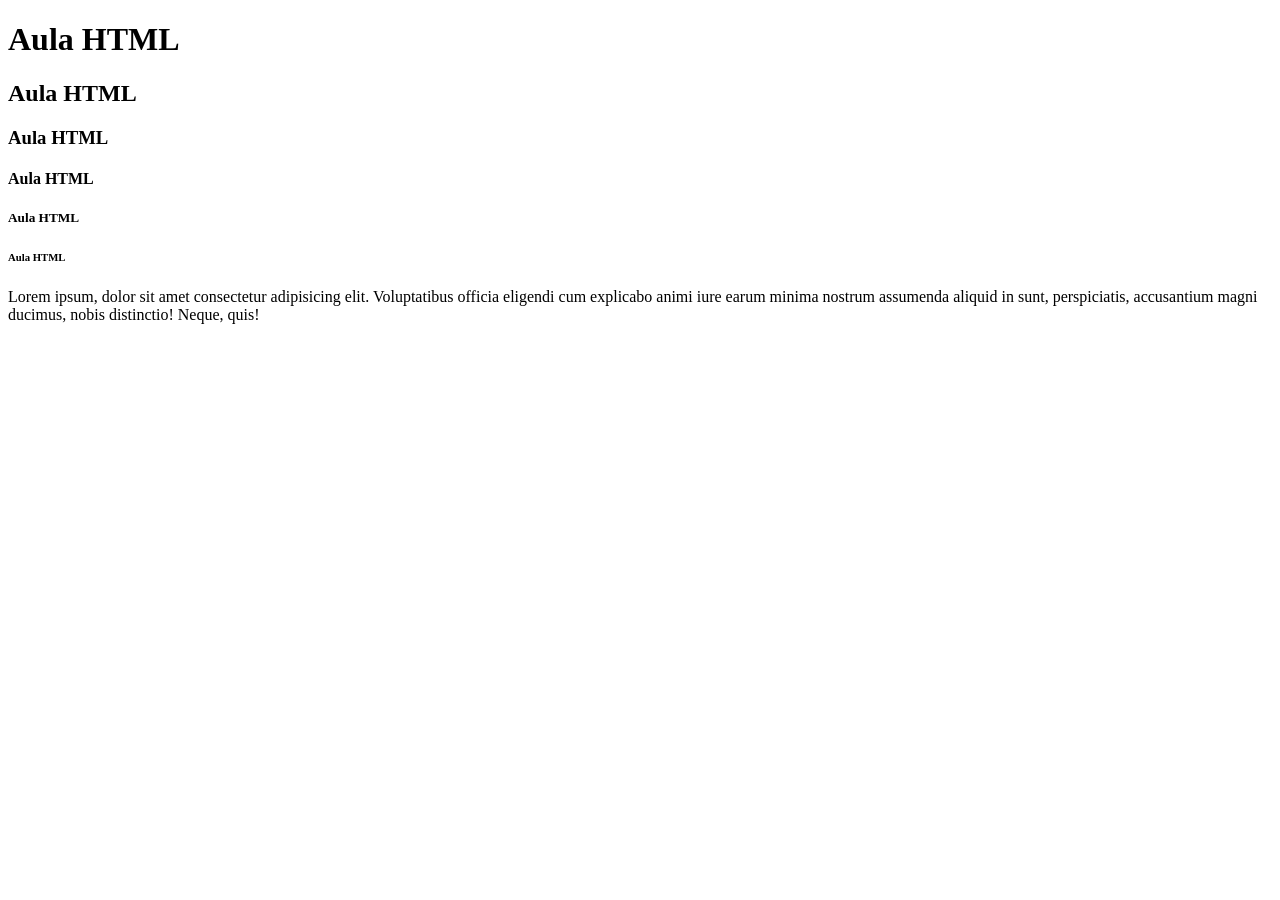
<file: index.html>
<!DOCTYPE html>
<html lang="pt-BR">
<head>
    <meta charset="UTF-8">
    <meta name="viewport" content="width=device-width, initial-scale=1.0">
    <title>Aula HTML</title>
</head>
<body>
    <h1>Aula HTML</h1>
    <h2>Aula HTML</h2>
    <h3>Aula HTML</h3>
    <h4>Aula HTML</h4>
    <h5>Aula HTML</h5>
    <h6>Aula HTML</h6>
    <!----->
    <p>Lorem ipsum, dolor sit amet consectetur adipisicing elit. Voluptatibus officia eligendi cum explicabo animi iure earum minima nostrum assumenda aliquid in sunt, perspiciatis, accusantium magni ducimus, nobis distinctio! Neque, quis!</p>
</body>
</html>
</file>
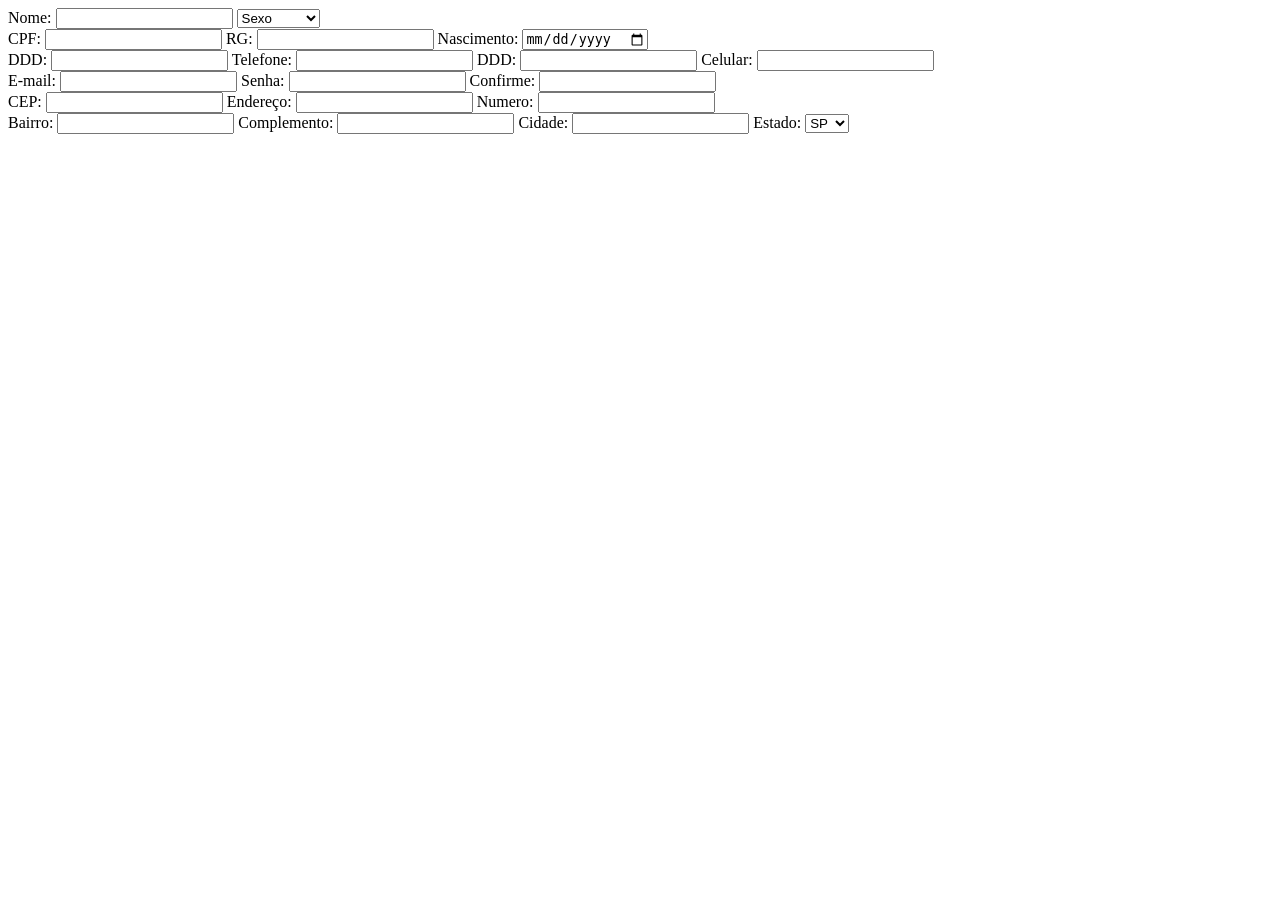
<file: atividadeFormulario.html>
<!DOCTYPE html>
<html lang="pt-BR">
<head>
    <meta charset="UTF-8">
    <meta name="viewport" content="width=device-width, initial-scale=1.0">
    <title>Document</title>
</head>
<body><form action="receber-dados.html" method="POST">
    <Label for="nome">Nome:</Label>
    <input type="text" id="nome" name="nome">
    <select id="Sexo">
    <option value="">Sexo</option>
    <option value="">Masculino</option>
    <option value="">Feminino</option>
   </select>
    <br>

    <label for="cpf">CPF:</label>
    <input type="" id="cpf" name="CPF">
    <label for="rg">RG:</label>
    <input type="" id="rg" name="RG">
    <label for="nascimento">Nascimento:</label>
    <input type="date">
    <br>

    <label for="ddd">DDD:</label>
    <input type="" id="ddd" name="DDD">
    <label for="telefone">Telefone:</label>
    <input type="" id="telefone" name="Telefone">
     <label for="ddd">DDD:</label>
    <input type="" id="ddd" name="DDD">
    <label for="" id="celular">Celular:</label>
    <input type="" id="celular" name="Celular">
    <br>

    <label for="email">E-mail:</label>
    <input type="" id="email" name="E-mail">
    <label for="senha">Senha:</label>
    <input type="" id="senha" name="Senha:">
    <label for="confirme">Confirme:</label>
    <input type="" id="confirme" name="Confirme:">
    <br>

    <label for="cep">CEP:</label>
    <input type="" id="cep" name="CEP:">
    <label for="endereço">Endereço:</label>
    <input type="" id="endereço" name="Endereço:">
    <label for="numero">Numero:</label>
    <input type="" id="numero" name="Numero:">
    <br>

    <label for="bairro">Bairro:</label>
    <input type="" id="bairro" name="Bairro">
    <label for="complemento">Complemento:</label>
    <input type="" id="complemento" name="Complemento">
    <label for="cidade">Cidade:</label>
    <input type="" id="cidade" name="Cidade">
    <label for="estado">Estado:</label>
    <select id="Estado">
    <option value="Sao paulo">SP</option>
    <option value="Minas gerais">MG</option>
    <option value="Rio grande do sul">RS</option>
    <option value="Santa catarina">SC</option>
    <option value="Pernambuco">PE</option>
    <option value="Piaui">PI</option>

</select>
    

</form>
    
</body>
</html>
</file>
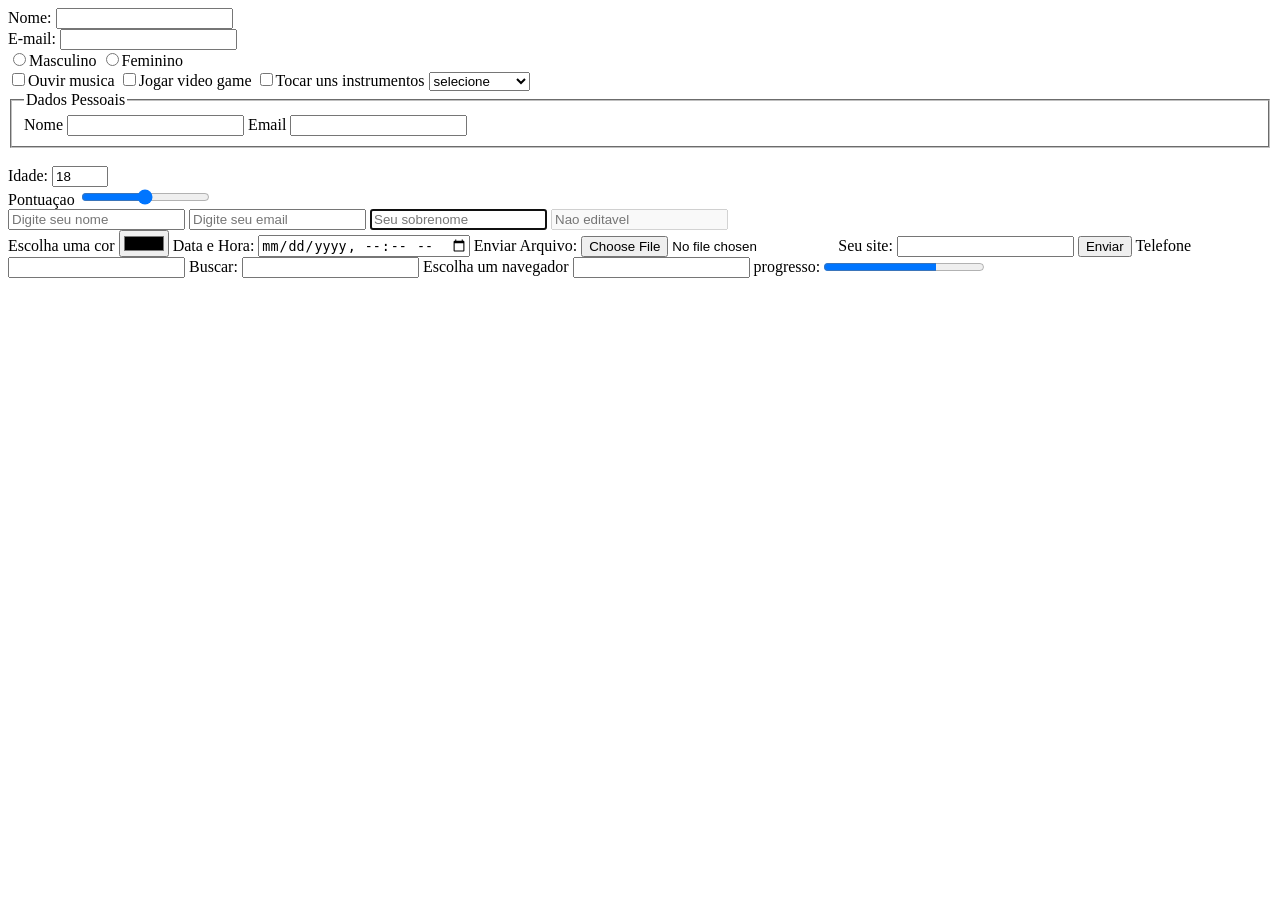
<file: formulario.html>
<!DOCTYPE html>
<html lang="pt-BR">

<head>
    <meta charset="UTF-8">
    <meta name="viewport" content="width=device-width, initial-scale=1.0">
    <title>Document</title>
</head>

<body>
    <form action="receber-dados.html" method="POST">
        <Label for="nome">Nome:</Label>
        <input type=" text" id="nome" name="nome">
        <br>
        <label for="email">E-mail:</label>
        <input type="email" id="email" name="email">
        <br>
        <input type="radio" name="sexo" value="masculino">Masculino
        <input type="radio" name="sexo" value="feminino">Feminino
        <br>
        <input type="checkbox" name="hobbies[]">Ouvir musica
        <input type="checkbox" name="hobbies[]">Jogar video game
        <input type="checkbox" name="hobbies[]">Tocar uns instrumentos

        <select id="estado">
            <option value="">selecione</option>
            <option value="Acre">Acre</option>
            <option value="SP">Sao paulo</option>
            <option value="MG">Minas Gerais</option>
        </select>
        <br>

        <fieldset>
            <legend>Dados Pessoais</legend>
            <label for="nome">Nome</label>
            <input type="text" id="nome">
            <label for="email">Email</label>
            <input type="email" id="email">
        </fieldset>
        <br>

        <label for="idade">Idade:</label>
        <input type="number" id="idade" name="idade" min="1" max="120" step="1" value="18">
<br>

        <label for="points">Pontuaçao</label>
        <input type="range" id="points" name="points" min="0" max="20">
        <br>

        <input type="text" placeholder="Digite seu nome">
        <input type="text" placeholder="Digite seu email" required>
        <input type="text" placeholder="Seu sobrenome" autofocus>
        <input type="text" placeholder="Nao editavel" disabled>
        <br>
        <label for="cor">Escolha uma cor</label>
        <input type="color">

        <label for="">Data e Hora:</label>
        <input type="datetime-local">

        <label for="">Enviar Arquivo:</label>
        <input type="file" accept="image/*">

        <label for="">Seu site:</label>
        <input type="url">
        <button type="submit">Enviar</button>

        <label for="">Telefone</label>
        <input type="tel" pattern="[0-9]+" inputmode="numeric">

        <label for="">Buscar:</label>
        <input type="search">

        <label for="">Escolha um navegador</label>
        <input list="navegadores">
        <datalist id="navegadores">
            <option value="Chrome"></option>             
            <option value="Firefox"></option>             
            <option value="Edge"></option>             
            <option value="Safari"></option>             
        </datalist>

        <label for="">progresso:</label>
        <progress value="70" max="100"></progress>
    </form>
</body>

</html>
</file>
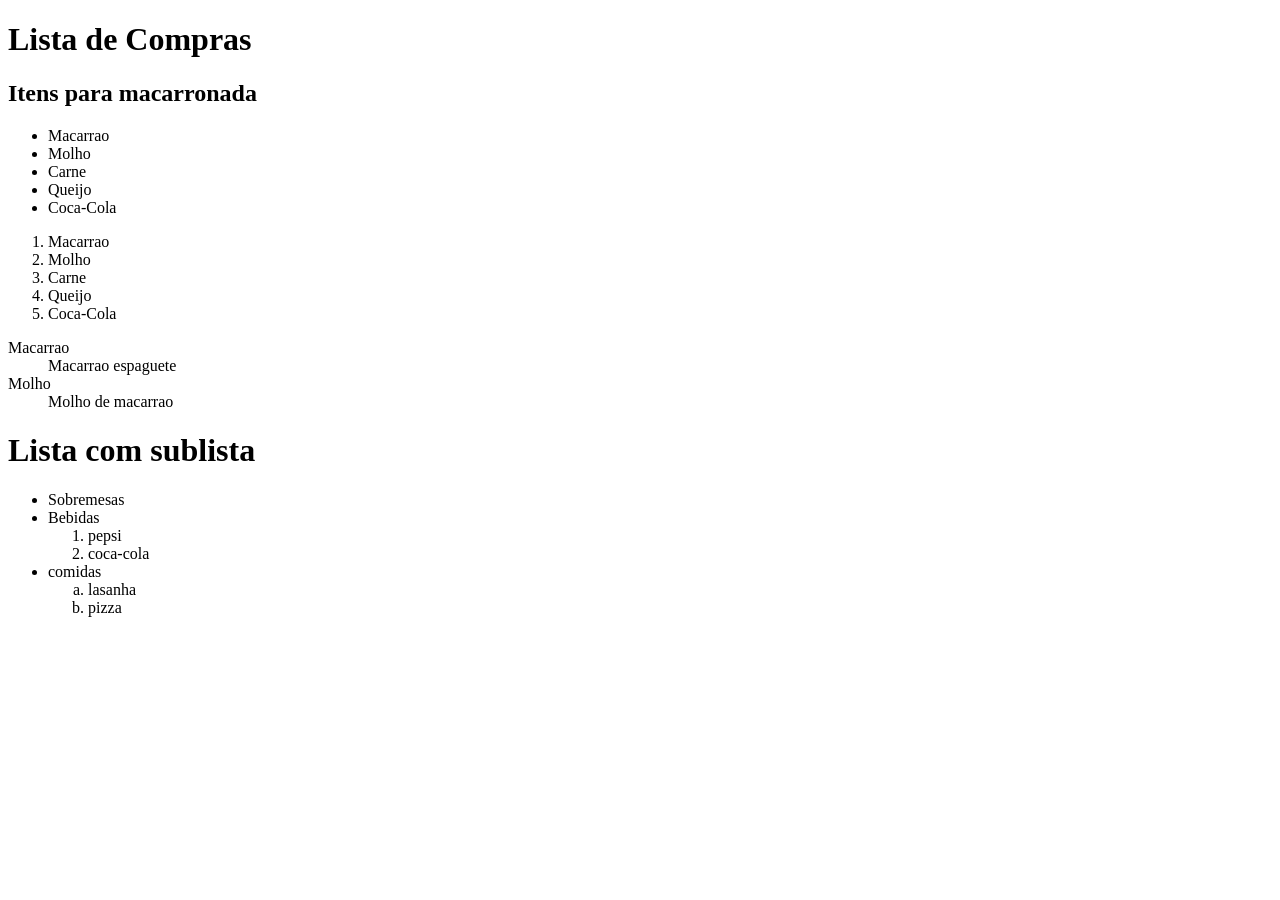
<file: listas.html>
<!DOCTYPE html>
<html lang="en">
<head>
    <meta charset="UTF-8">
    <meta name="viewport" content="width=device-width, initial-scale=1.0">
    <title>Document</title>
</head>
<body>
    <!--Nao Ordenada-->
    <h1>Lista de Compras</h1>
    <h2>Itens para macarronada</h2>
    <ul>
        <li>Macarrao</li>
        <li>Molho</li>
        <li>Carne</li>
        <li>Queijo</li>
        <li>Coca-Cola</li>
    </ul>

    <ol type="">
        <li>Macarrao</li>
        <li>Molho</li>
        <li>Carne</li>
        <li>Queijo</li>
        <li>Coca-Cola</li>
    </ol>

    <dl>
        <dt>Macarrao</dt>
        <dd>Macarrao espaguete</dd>
        <dt>Molho</dt>
        <dd>Molho de macarrao</dd>
    </dl>

    <h1>Lista com sublista</h1>
    <ul>
        <li>Sobremesas</li>
        <li>Bebidas</li>
        <ol>
            <li>pepsi</li>
            <li>coca-cola</li>
        </ol>
        <li>comidas
            <ol type="a">
                <li>lasanha</li>
                <li>pizza</li>
            </ol>
        </li>
    </ul>
</body>
</html>
</file>
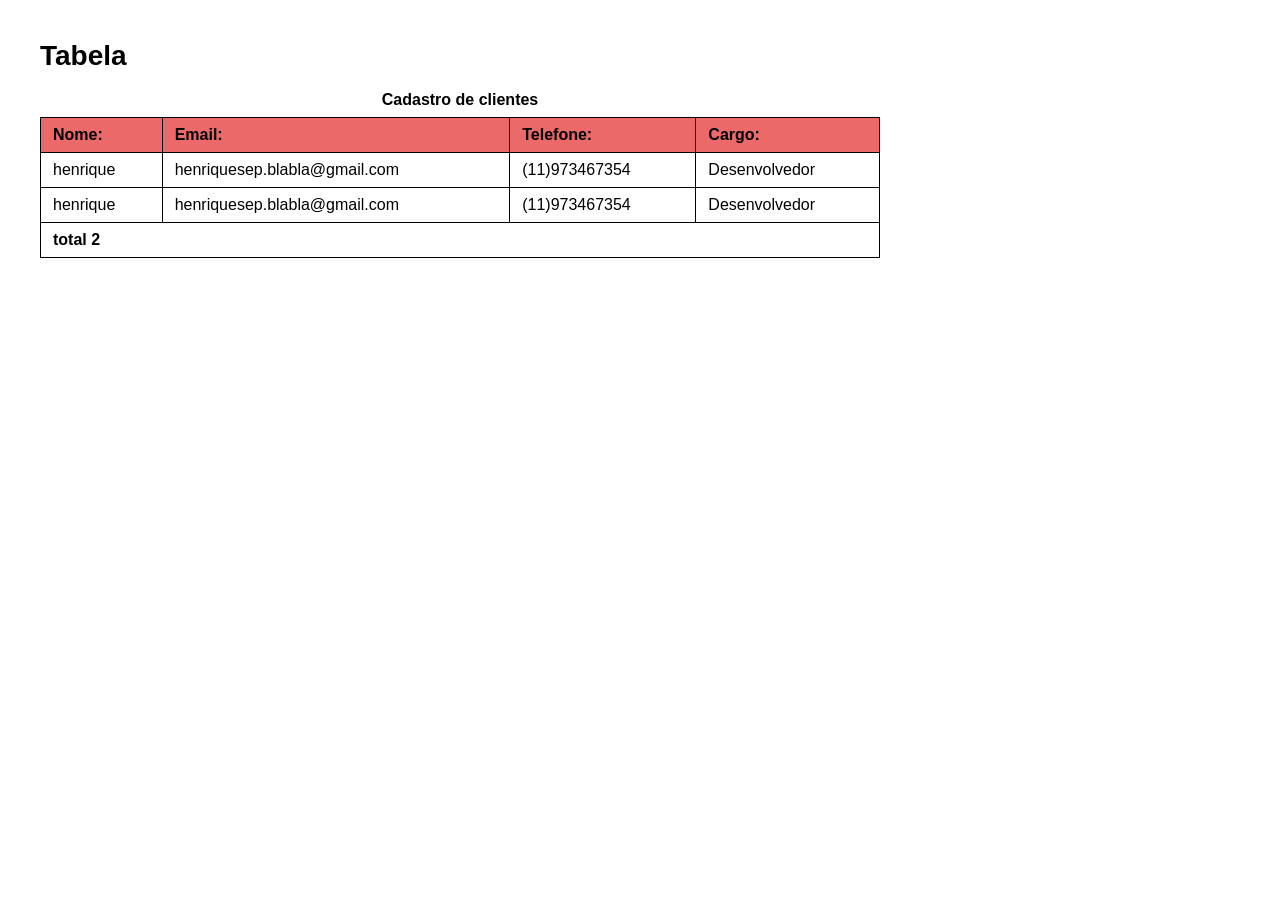
<file: tabela.html>
<!--
<table>/table> define a tabela
<caption> legenda da tabela
<tr></tr> adiciona linha na tabela
<th></th> adiciona uma celula de cabeçalho texto negrito
<td></td> adiciona uma celula de dado comum alinha a esquerda

<thead></thead> cabeçalho da tabela
<tbody></tbody> corpoda tabela
<tfoot></tfoot> rodape da tabela

-->
<!DOCTYPE html>
<html lang="en">
<head>
    <meta charset="UTF-8">
    <meta name="viewport" content="width=device-width, initial-scale=1.0">
    <title>Document</title>
    <style>
        /*Estilo da Tabela*/
        body {
            font-family: Arial, Helvetica, sans-serif;
            margin: 40px;
        }
        h1{
            font-size: 28px;
        }
        table {
            border-collapse: collapse;
            width: 70%;
            margin-top: 10px;
        }
        caption {
            font-size: 16px;
            font-weight: bold;
            margin-bottom: 8px;
        }
        th,td {
            border: 1px solid #000;
            padding: 8px 12px;
            text-align: left;
        }
        th{
            background-color: #ec6969;
        }
        tfoot td {
            font-weight: bold;
        }
    </style>
</head>
<body>
    <h1>Tabela</h1>
<table>
    <caption>Cadastro de clientes</caption>
    <thead>
        <tr>
            <th>Nome:</th>
            <th>Email:</th>
            <th>Telefone:</th>
            <th>Cargo:</th>
        </tr>
    </thead>
    <tbody>
        <tr>
            <td>henrique</td>
            <td>henriquesep.blabla@gmail.com</td>
            <td>(11)973467354</td>
            <td>Desenvolvedor</td>
        </tr>
        <tr>
            <td>henrique</td>
            <td>henriquesep.blabla@gmail.com</td>
            <td>(11)973467354</td>
            <td>Desenvolvedor</td>
        </tr>
    </tbody>
    <tfoot>
        <tr>
            <td  colspan="4">total 2</td>
        </tr>
    </tfoot>
</table>
</body>
</html>
</file>
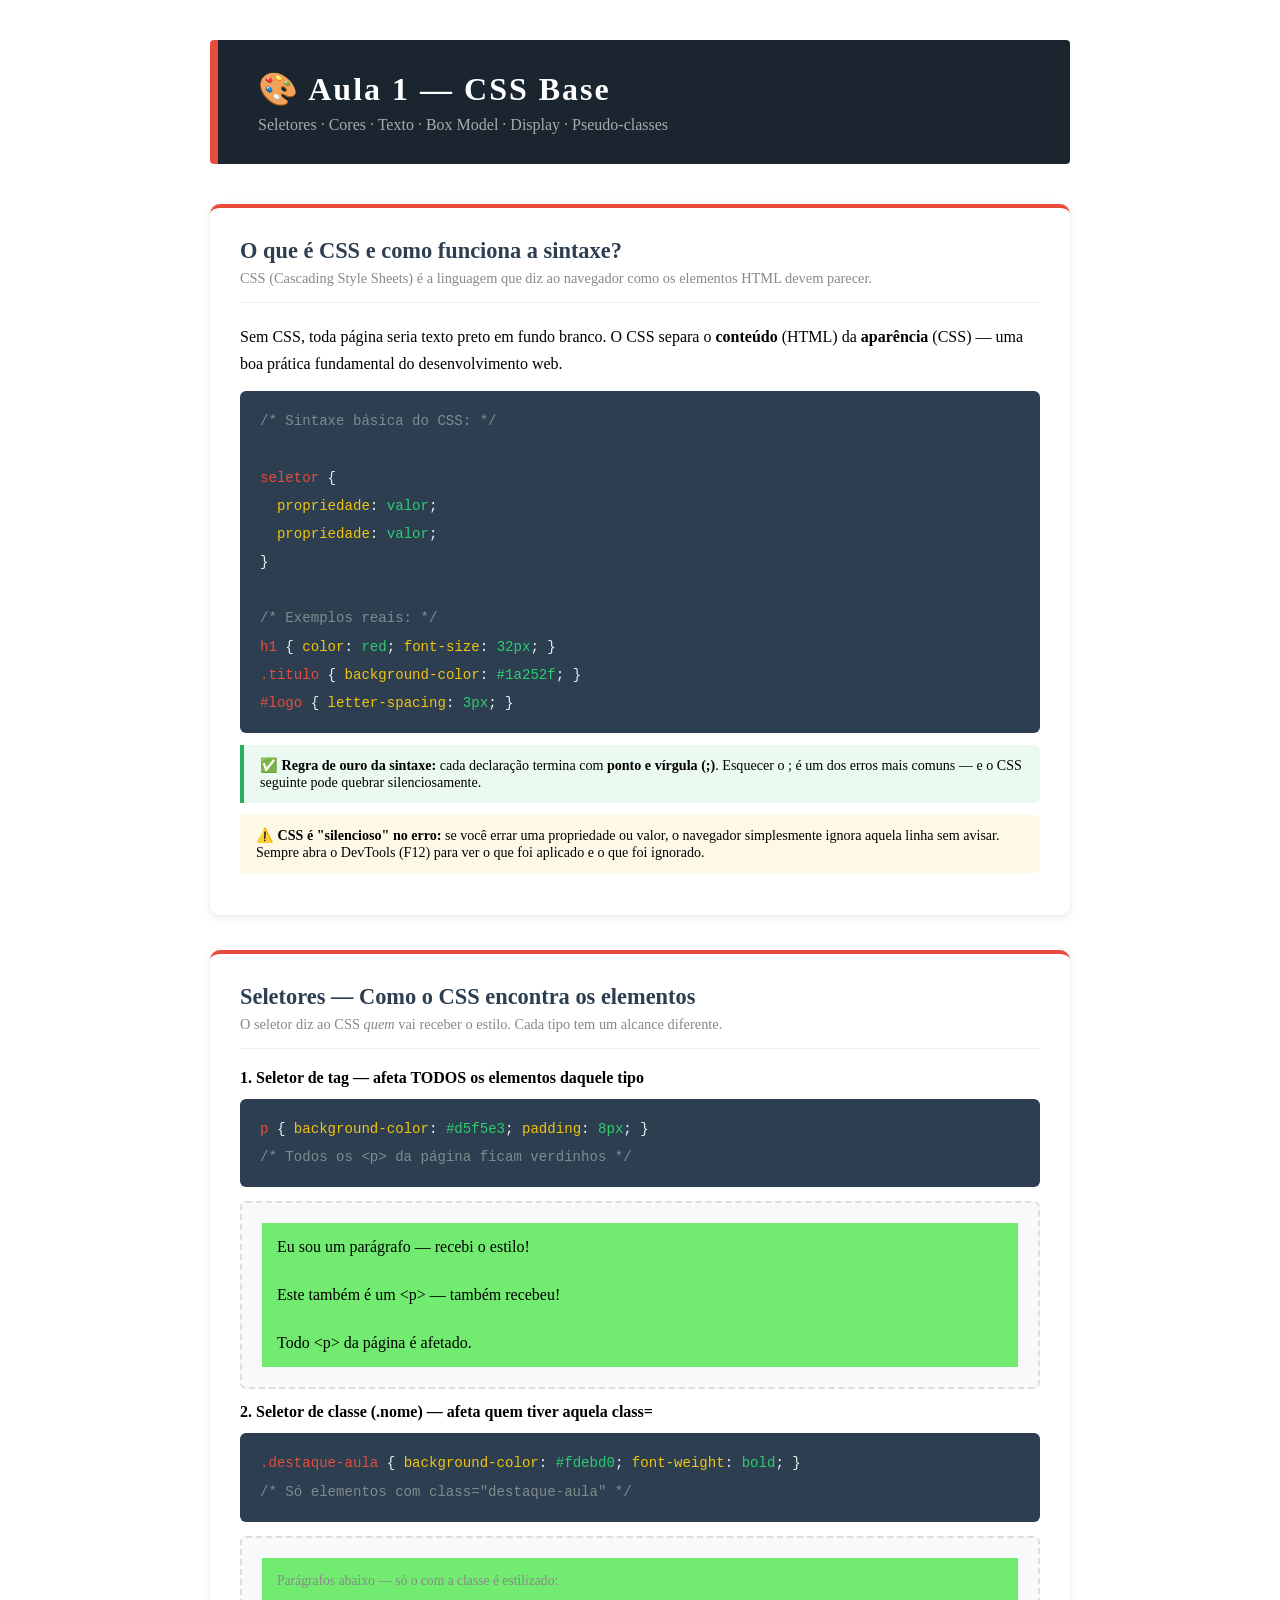
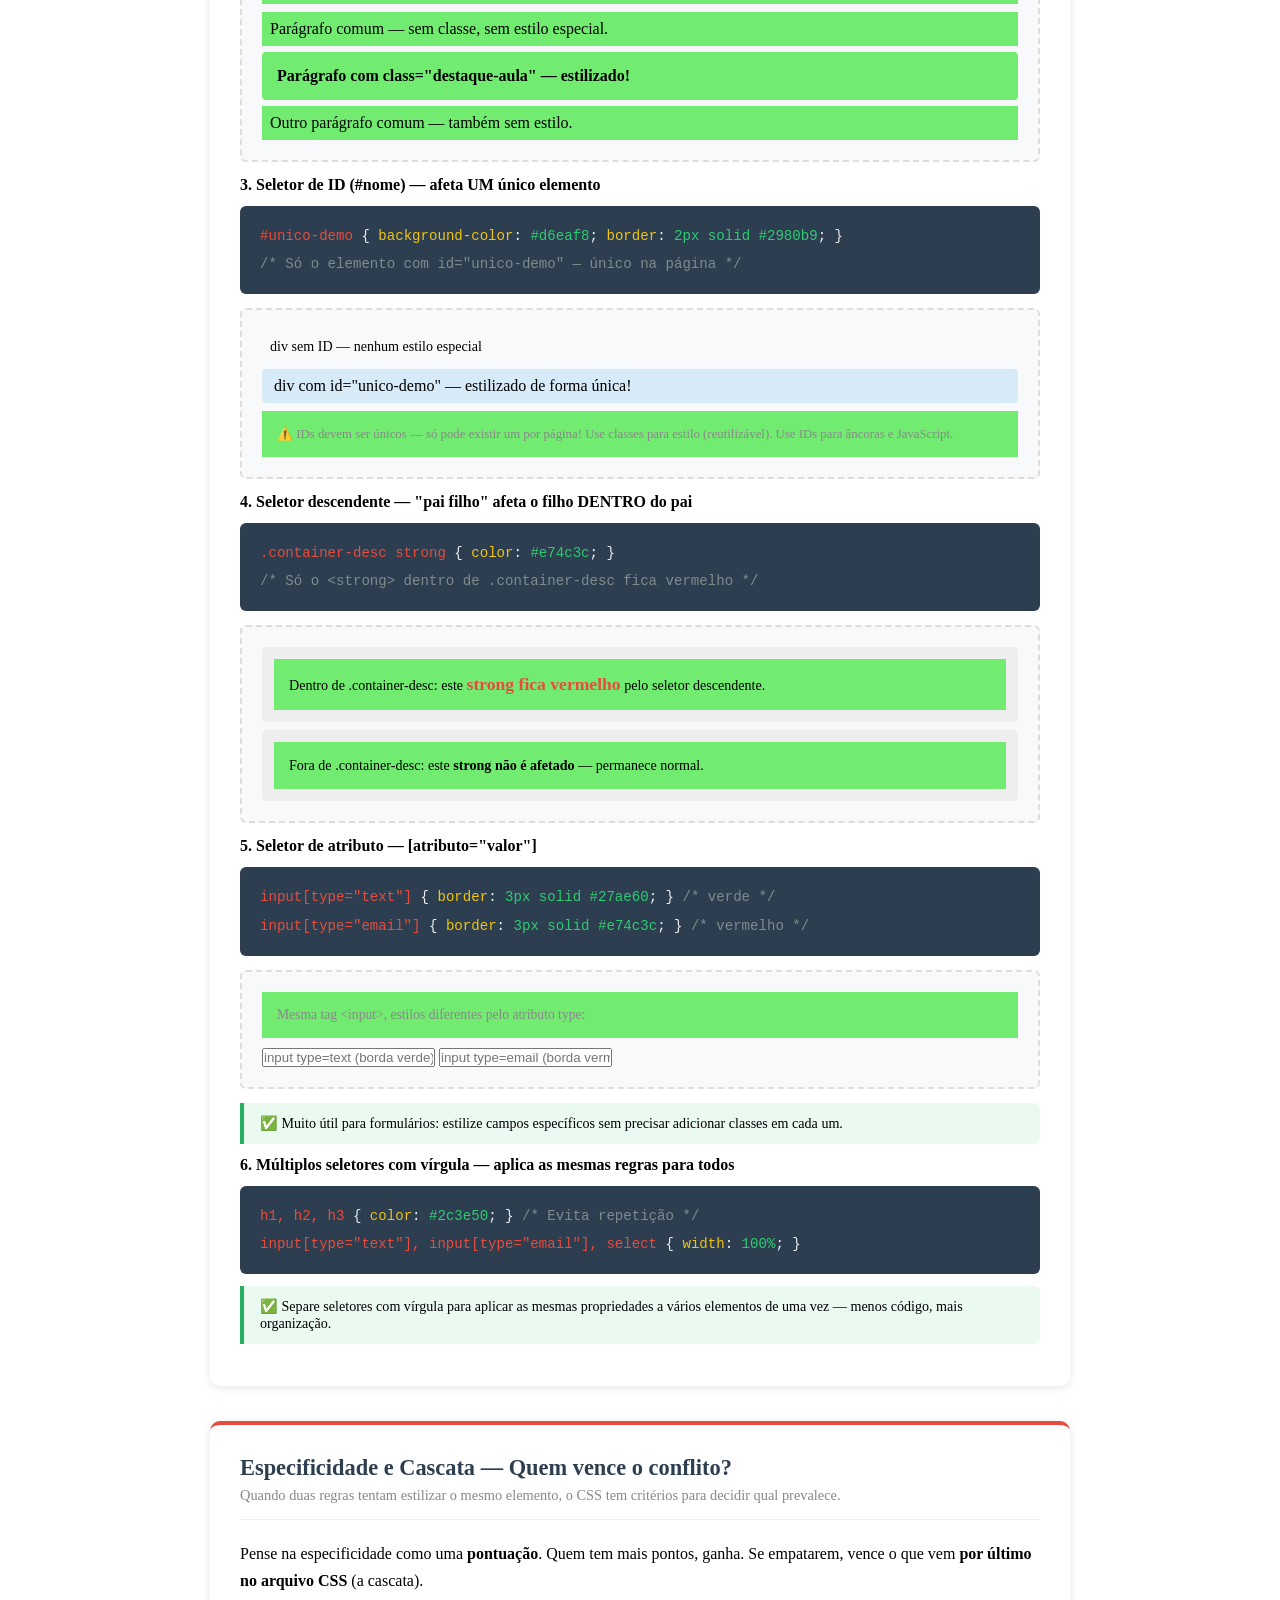
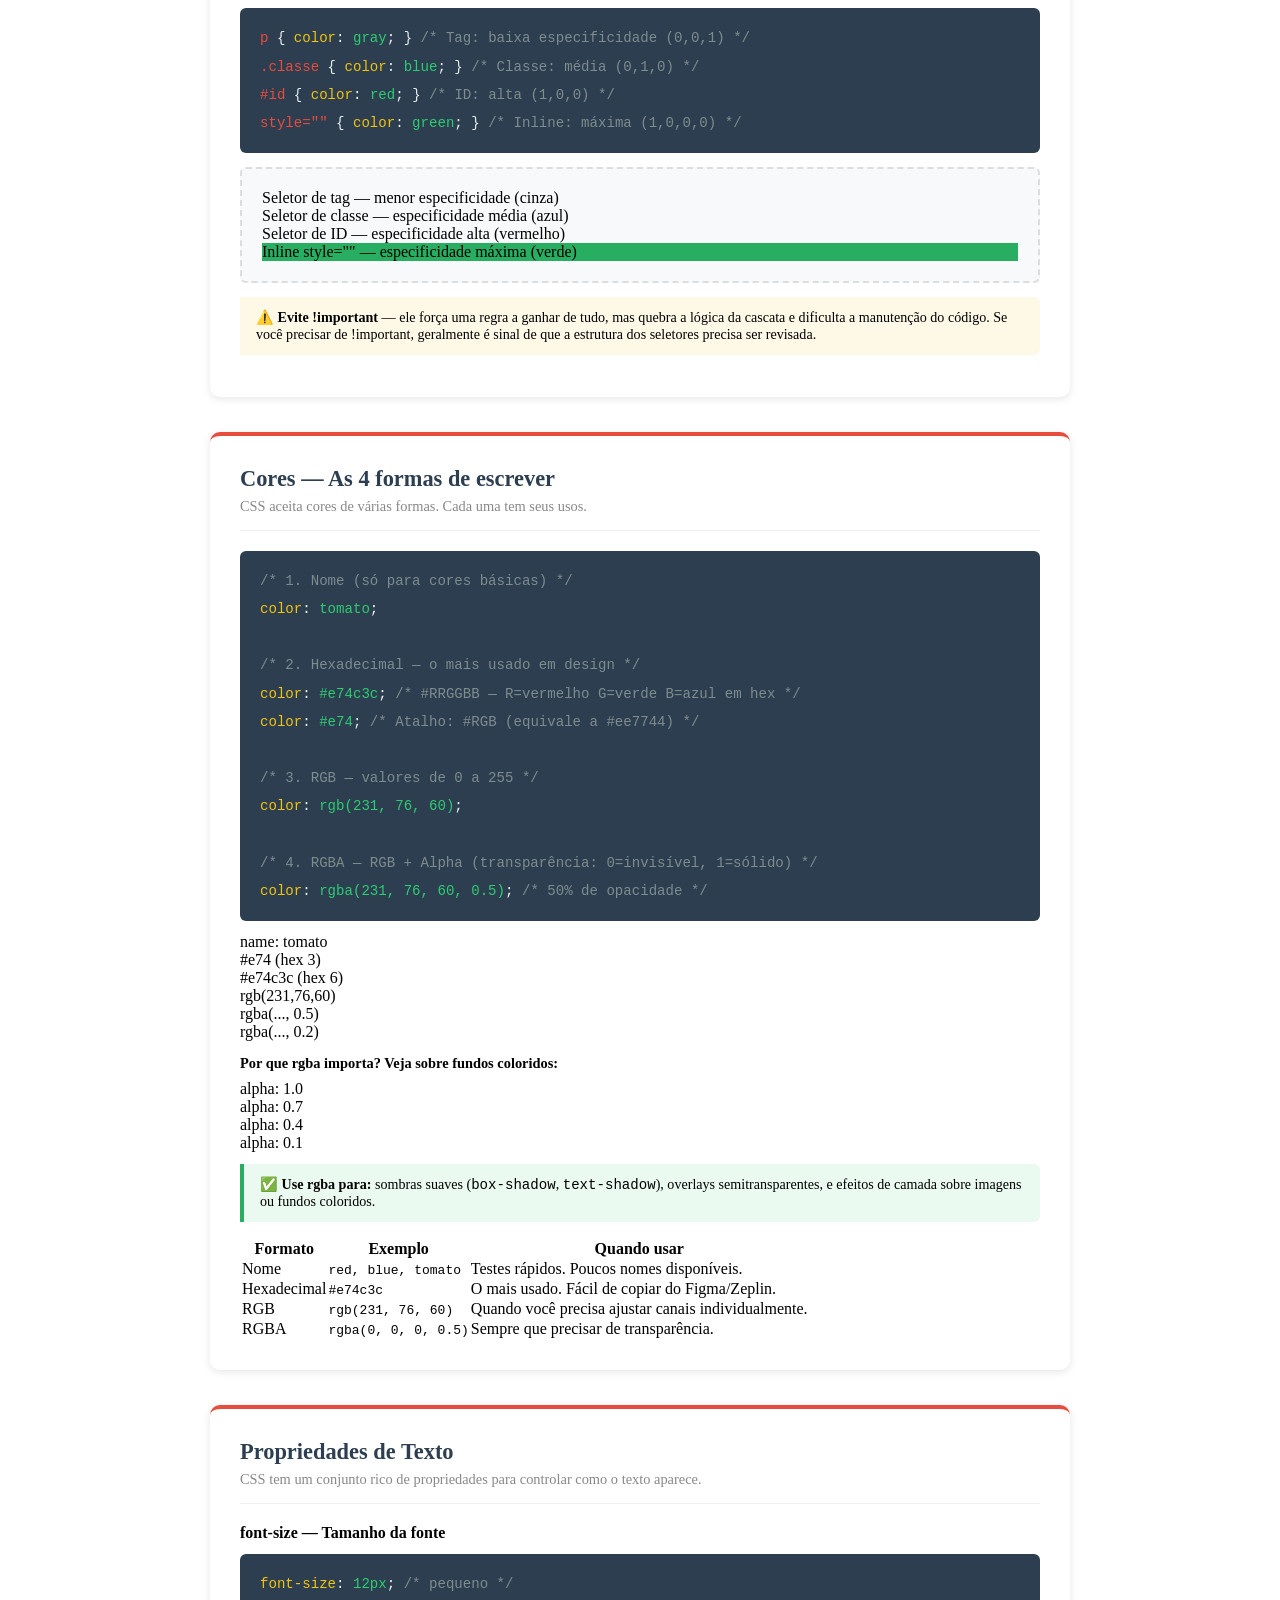
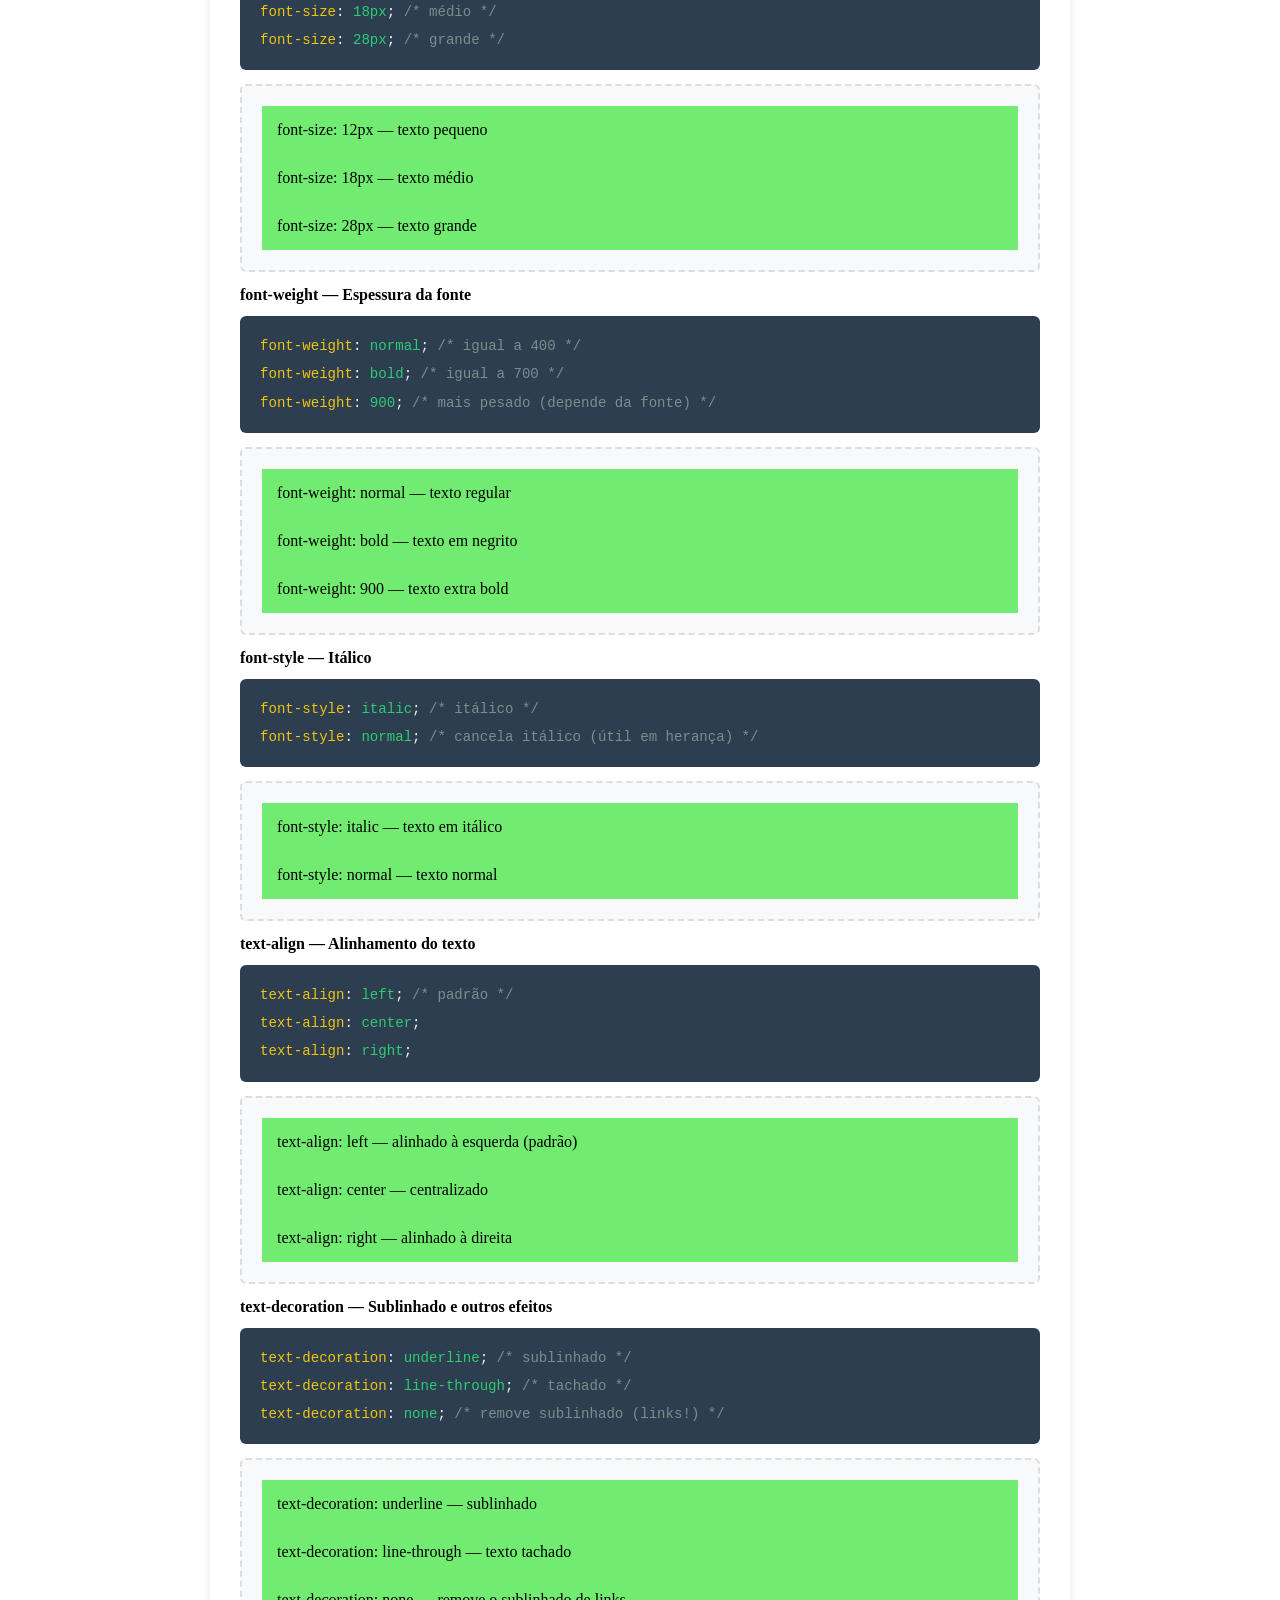
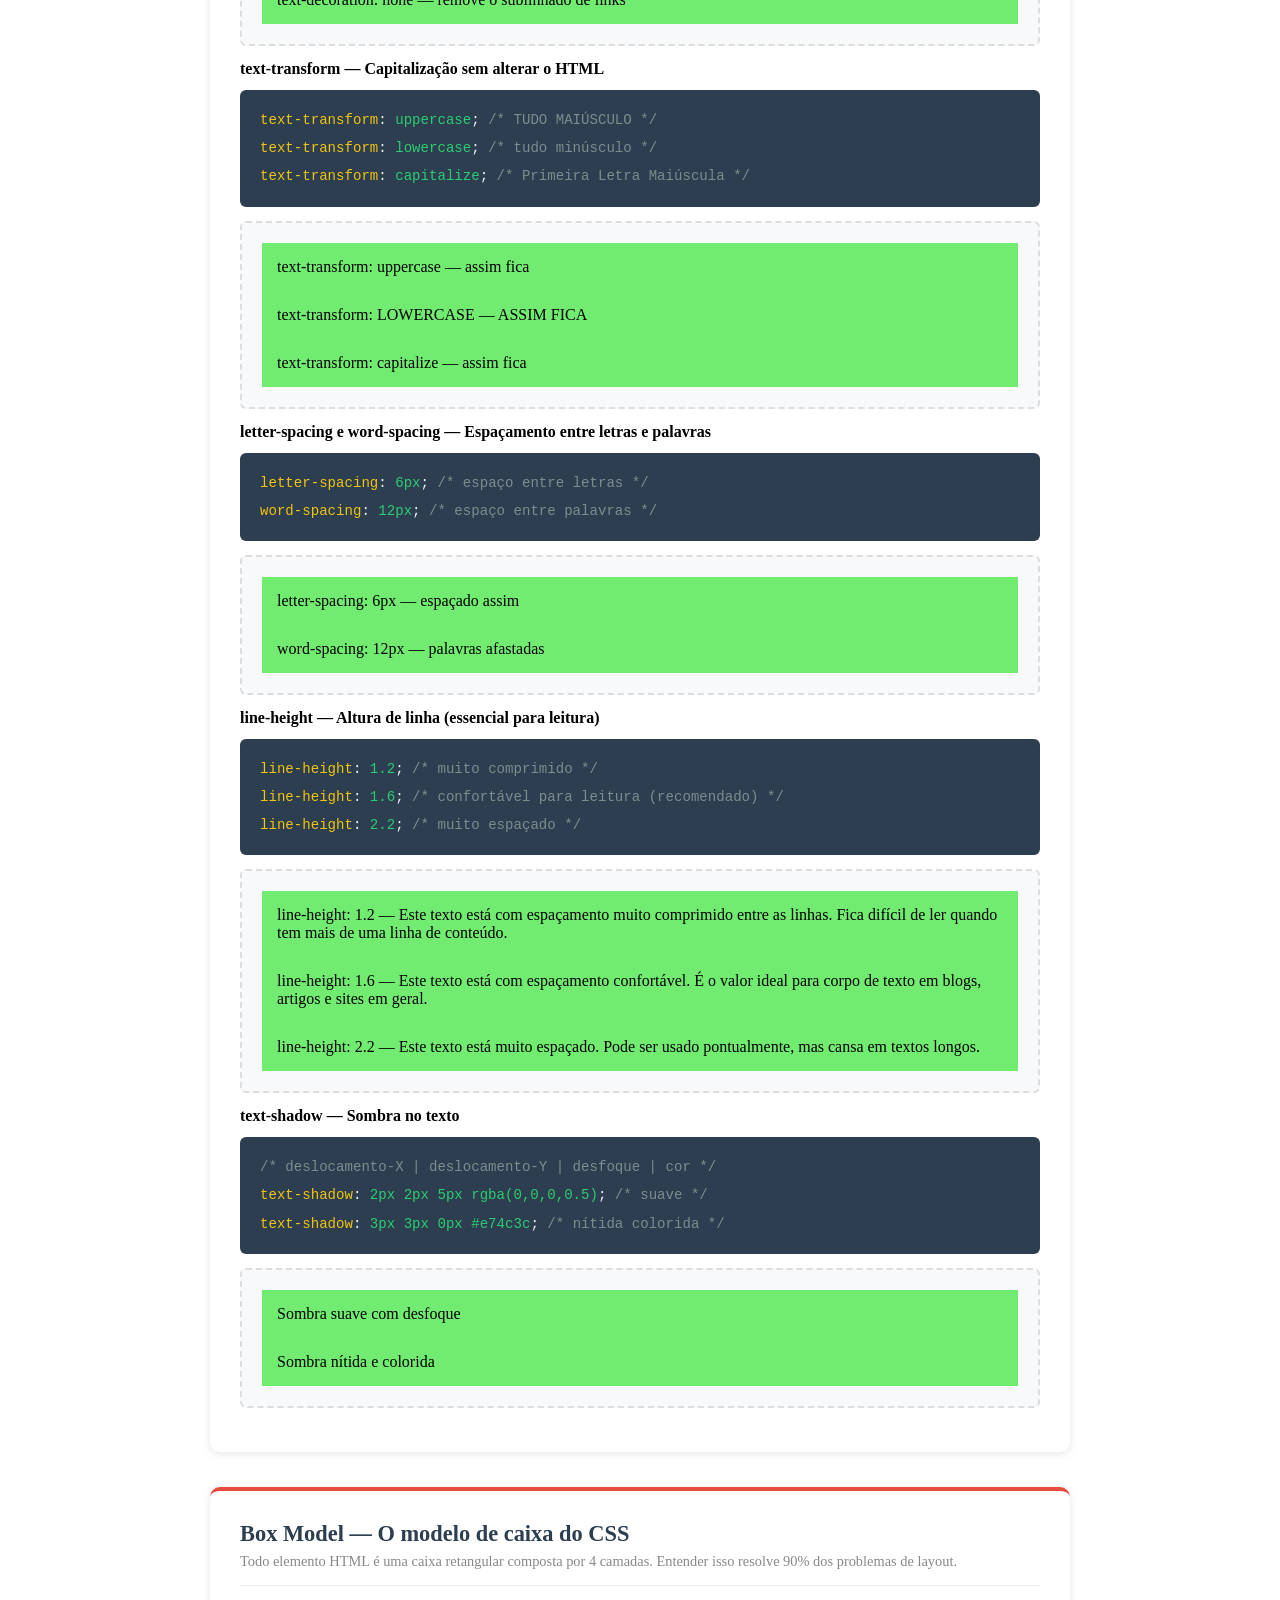
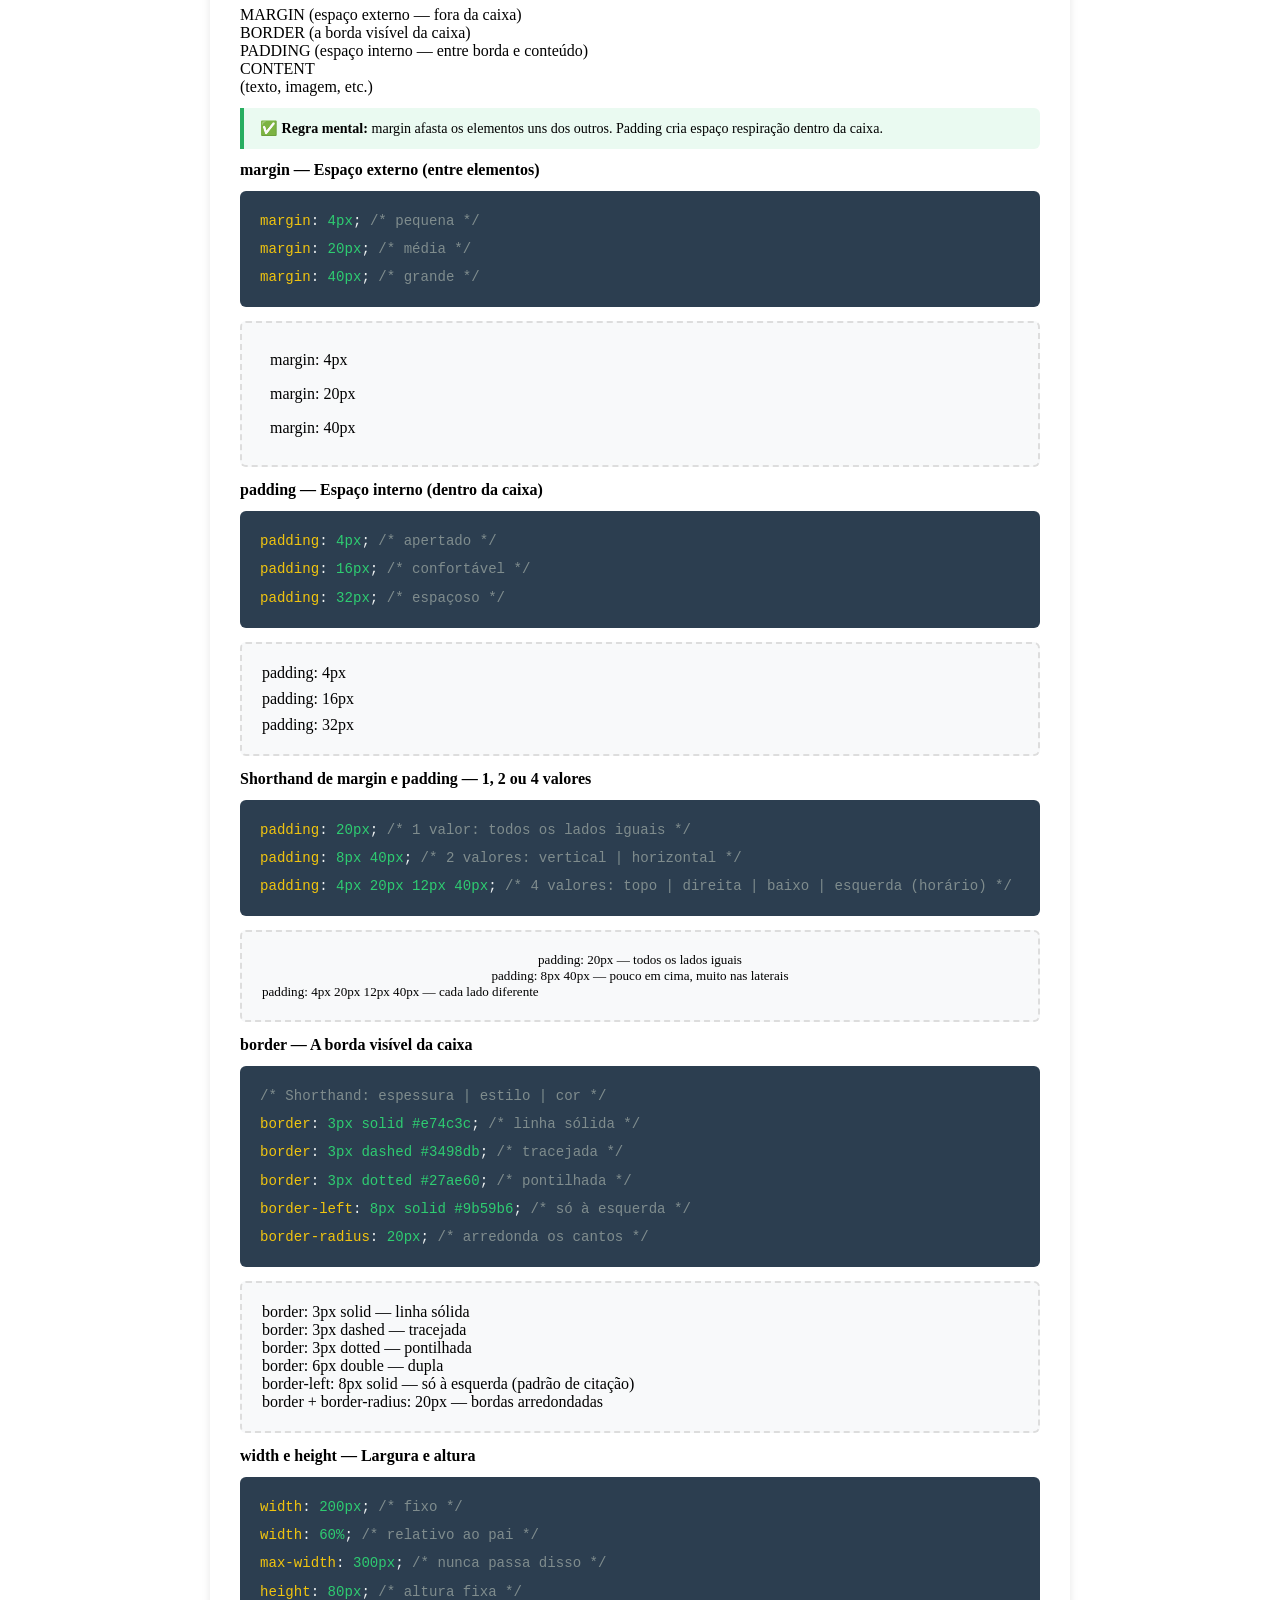
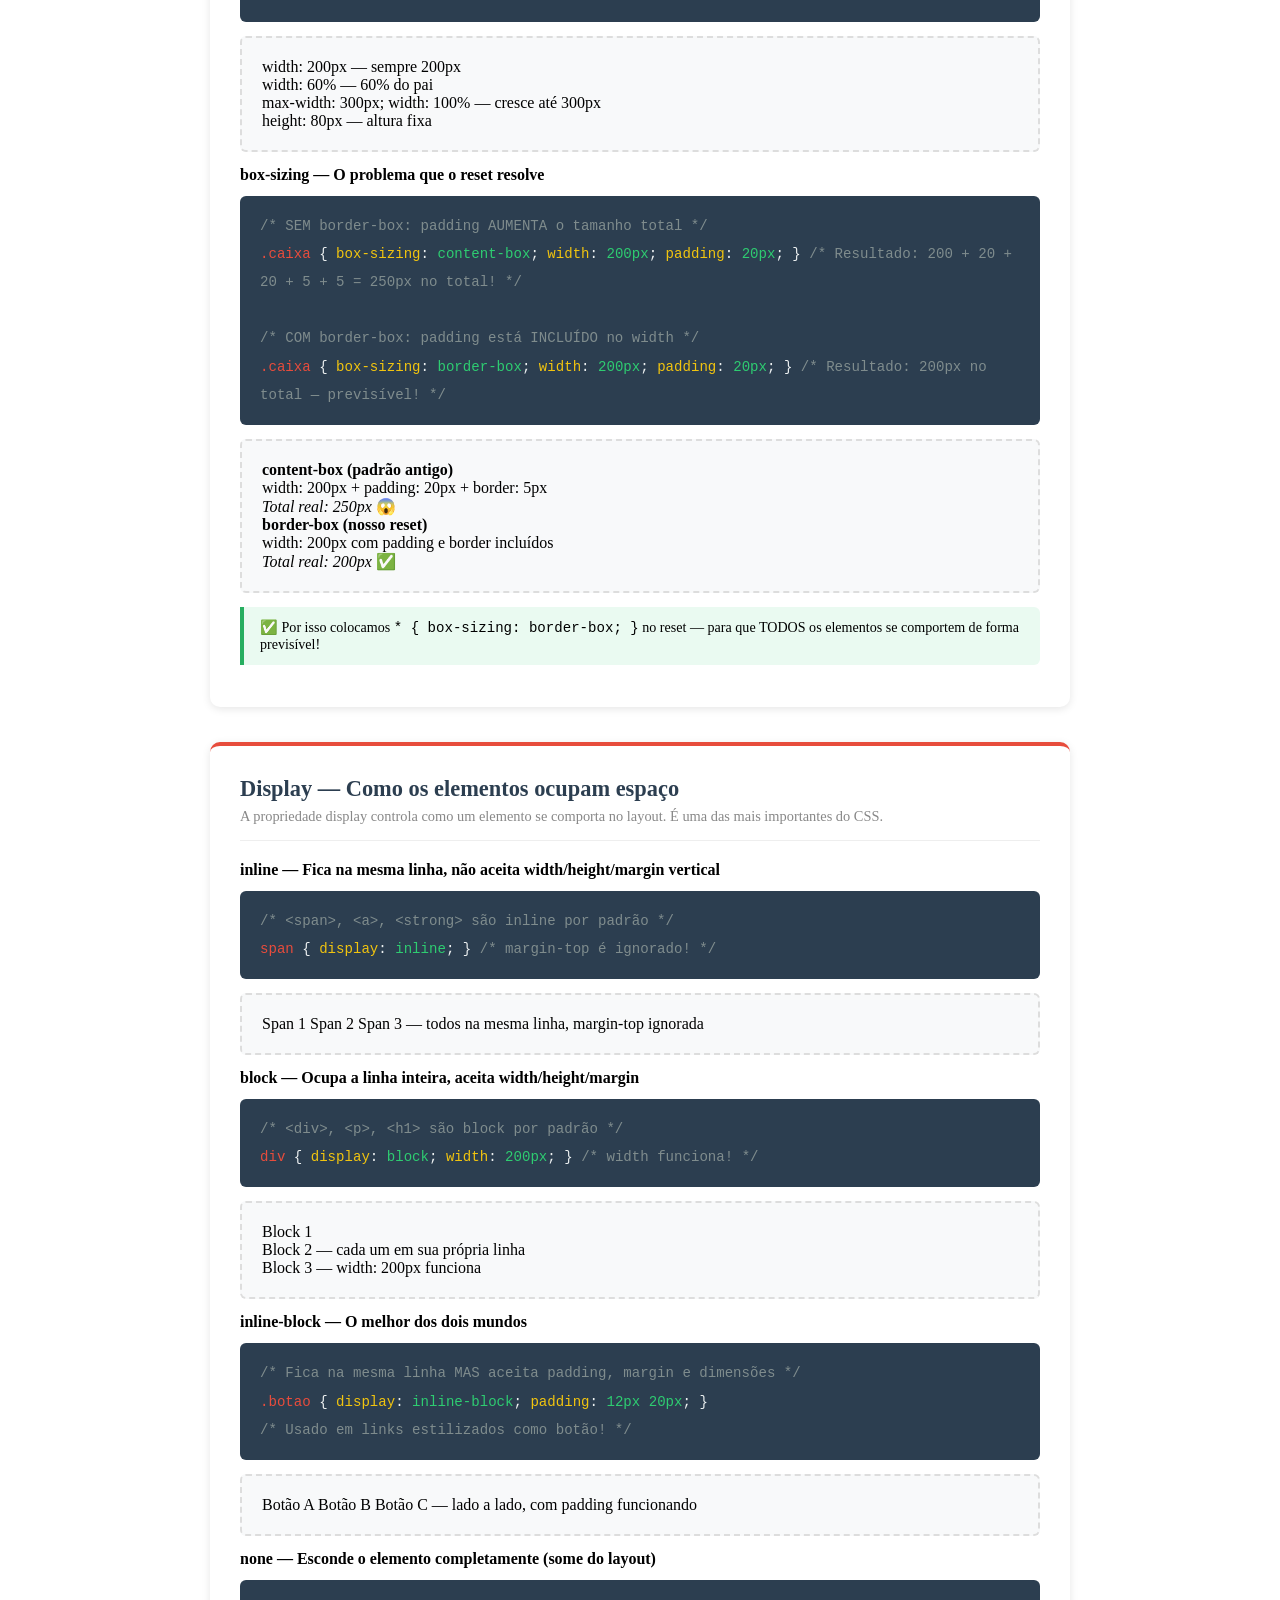
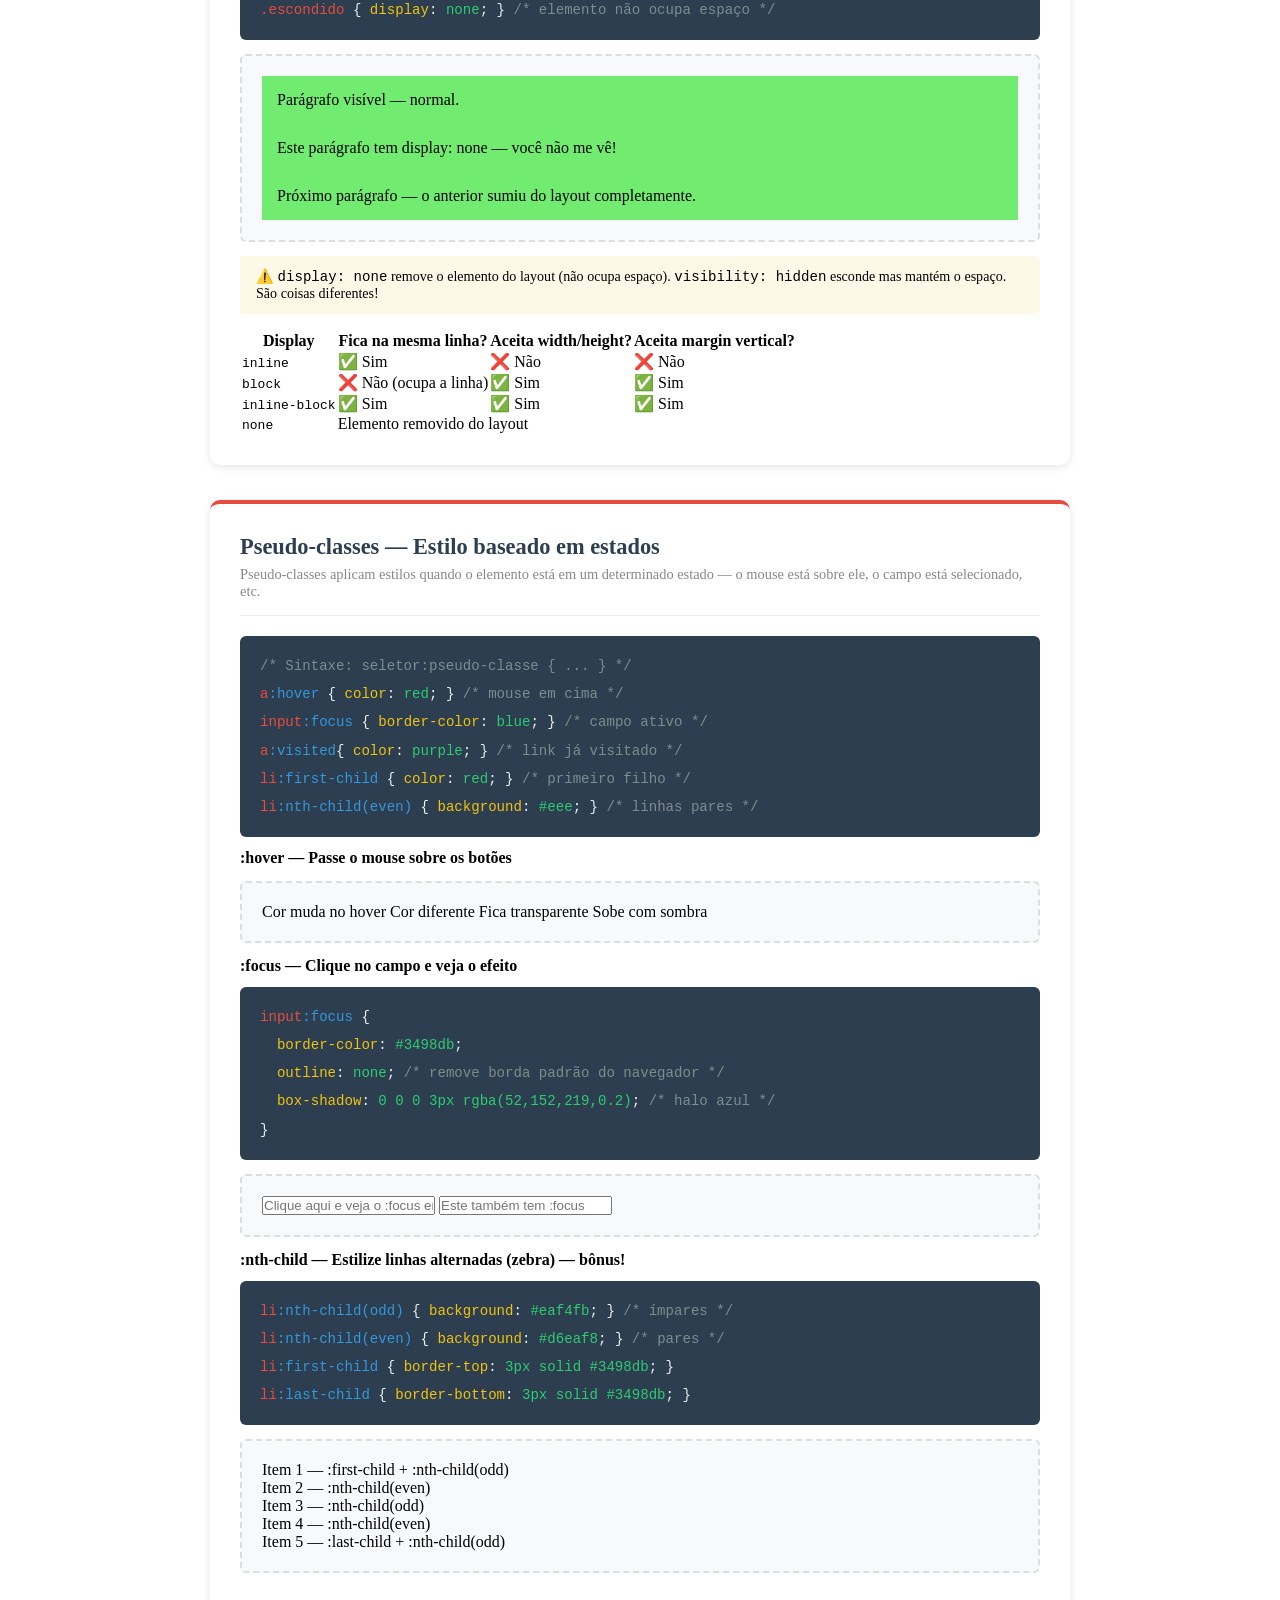
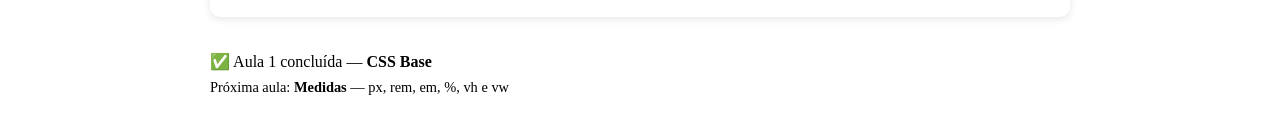
<file: Aula -CSS/aula1.html>
<!DOCTYPE html>
<html lang="pt-br">
<head>
    <meta charset="UTF-8">
    <title>Aula 1 — CSS Base</title>
    <link rel="stylesheet" href="aula1.css">
    </head>
<body>

<div class="pagina">

    <div class="titulo-aula">
        <h1>🎨 Aula 1 — CSS Base</h1>
        <p>Seletores · Cores · Texto · Box Model · Display · Pseudo-classes</p>
    </div>


    <!-- =====================================================
         CONCEITO 1: O QUE É CSS E SINTAXE
         ===================================================== -->
    <div class="conceito">
        <h2>O que é CSS e como funciona a sintaxe?</h2>
        <p class="subtitulo">
            CSS (Cascading Style Sheets) é a linguagem que diz ao navegador como os elementos HTML devem parecer.
        </p>

        <p style="line-height: 1.7; margin-bottom: 14px;">
            Sem CSS, toda página seria texto preto em fundo branco. O CSS separa o <strong>conteúdo</strong>
            (HTML) da <strong>aparência</strong> (CSS) — uma boa prática fundamental do desenvolvimento web.
        </p>

        <div class="codigo">
            <span class="comment">/* Sintaxe básica do CSS: */</span><br><br>
            <span class="sel">seletor</span> {<br>
            &nbsp;&nbsp;<span class="prop">propriedade</span>: <span class="val">valor</span>;<br>
            &nbsp;&nbsp;<span class="prop">propriedade</span>: <span class="val">valor</span>;<br>
            }<br><br>
            <span class="comment">/* Exemplos reais: */</span><br>
            <span class="sel">h1</span> { <span class="prop">color</span>: <span class="val">red</span>; <span class="prop">font-size</span>: <span class="val">32px</span>; }<br>
            <span class="sel">.titulo</span> { <span class="prop">background-color</span>: <span class="val">#1a252f</span>; }<br>
            <span class="sel">#logo</span> { <span class="prop">letter-spacing</span>: <span class="val">3px</span>; }
        </div>

        <div class="dica">
            ✅ <strong>Regra de ouro da sintaxe:</strong> cada declaração termina com <strong>ponto e vírgula (;)</strong>.
            Esquecer o ; é um dos erros mais comuns — e o CSS seguinte pode quebrar silenciosamente.
        </div>

        <div class="alerta">
            ⚠️ <strong>CSS é "silencioso" no erro:</strong> se você errar uma propriedade ou valor,
            o navegador simplesmente ignora aquela linha sem avisar. Sempre abra o DevTools (F12)
            para ver o que foi aplicado e o que foi ignorado.
        </div>
    </div>


    <!-- =====================================================
         CONCEITO 2: SELETORES
         ===================================================== -->
    <div class="conceito">
        <h2>Seletores — Como o CSS encontra os elementos</h2>
        <p class="subtitulo">
            O seletor diz ao CSS <em>quem</em> vai receber o estilo. Cada tipo tem um alcance diferente.
        </p>

        <!-- TAG -->
        <div class="variacao">
            <h4>1. Seletor de tag — afeta TODOS os elementos daquele tipo</h4>
            <div class="codigo">
                <span class="sel">p</span> { <span class="prop">background-color</span>: <span class="val">#d5f5e3</span>; <span class="prop">padding</span>: <span class="val">8px</span>; }
                <br><span class="comment">/* Todos os &lt;p&gt; da página ficam verdinhos */</span>
            </div>
            <div class="demo demo-seletor-tag">
                <p>Eu sou um parágrafo — recebi o estilo!</p>
                <p>Este também é um &lt;p&gt; — também recebeu!</p>
                <p>Todo &lt;p&gt; da página é afetado.</p>
            </div>
        </div>

        <!-- CLASSE -->
        <div class="variacao">
            <h4>2. Seletor de classe (.nome) — afeta quem tiver aquela class=</h4>
            <div class="codigo">
                <span class="sel">.destaque-aula</span> { <span class="prop">background-color</span>: <span class="val">#fdebd0</span>; <span class="prop">font-weight</span>: <span class="val">bold</span>; }
                <br><span class="comment">/* Só elementos com class="destaque-aula" */</span>
            </div>
            <div class="demo">
                <p style="margin-bottom:8px; font-size:0.85rem; color:#888;">Parágrafos abaixo — só o com a classe é estilizado:</p>
                <p style="padding:8px; margin-bottom:6px;">Parágrafo comum — sem classe, sem estilo especial.</p>
                <p class="destaque-aula">Parágrafo com class="destaque-aula" — estilizado!</p>
                <p style="padding:8px;">Outro parágrafo comum — também sem estilo.</p>
            </div>
        </div>

        <!-- ID -->
        <div class="variacao">
            <h4>3. Seletor de ID (#nome) — afeta UM único elemento</h4>
            <div class="codigo">
                <span class="sel">#unico-demo</span> { <span class="prop">background-color</span>: <span class="val">#d6eaf8</span>; <span class="prop">border</span>: <span class="val">2px solid #2980b9</span>; }
                <br><span class="comment">/* Só o elemento com id="unico-demo" — único na página */</span>
            </div>
            <div class="demo">
                <div style="padding:8px; margin-bottom:6px; background:#f8f9fa; border-radius:4px; font-size:0.88rem;">
                    div sem ID — nenhum estilo especial
                </div>
                <div id="unico-demo">div com id="unico-demo" — estilizado de forma única!</div>
                <p style="margin-top:8px; font-size:0.8rem; color:#888;">
                    ⚠️ IDs devem ser únicos — só pode existir um por página!
                    Use classes para estilo (reutilizável). Use IDs para âncoras e JavaScript.
                </p>
            </div>
        </div>

        <!-- DESCENDENTE -->
        <div class="variacao">
            <h4>4. Seletor descendente — "pai filho" afeta o filho DENTRO do pai</h4>
            <div class="codigo">
                <span class="sel">.container-desc strong</span> { <span class="prop">color</span>: <span class="val">#e74c3c</span>; }<br>
                <span class="comment">/* Só o &lt;strong&gt; dentro de .container-desc fica vermelho */</span>
            </div>
            <div class="demo">
                <div class="container-desc" style="background:#eee; padding:12px; border-radius:4px; margin-bottom:8px; font-size:0.88rem;">
                    <p>Dentro de .container-desc: este <strong>strong fica vermelho</strong> pelo seletor descendente.</p>
                </div>
                <div style="background:#eee; padding:12px; border-radius:4px; font-size:0.88rem;">
                    <p>Fora de .container-desc: este <strong>strong não é afetado</strong> — permanece normal.</p>
                </div>
            </div>
        </div>

        <!-- ATRIBUTO -->
        <div class="variacao">
            <h4>5. Seletor de atributo — [atributo="valor"]</h4>
            <div class="codigo">
                <span class="sel">input[type="text"]</span>  { <span class="prop">border</span>: <span class="val">3px solid #27ae60</span>; } <span class="comment">/* verde */</span><br>
                <span class="sel">input[type="email"]</span> { <span class="prop">border</span>: <span class="val">3px solid #e74c3c</span>; } <span class="comment">/* vermelho */</span>
            </div>
            <div class="demo demo-atributo">
                <p style="margin-bottom:10px; font-size:0.85rem; color:#888;">Mesma tag &lt;input&gt;, estilos diferentes pelo atributo type:</p>
                <input type="text"  placeholder="input type=text (borda verde)">
                <input type="email" placeholder="input type=email (borda vermelha)">
            </div>
            <div class="dica">
                ✅ Muito útil para formulários: estilize campos específicos sem precisar adicionar classes em cada um.
            </div>
        </div>

        <!-- MÚLTIPLOS -->
        <div class="variacao">
            <h4>6. Múltiplos seletores com vírgula — aplica as mesmas regras para todos</h4>
            <div class="codigo">
                <span class="sel">h1, h2, h3</span> { <span class="prop">color</span>: <span class="val">#2c3e50</span>; } <span class="comment">/* Evita repetição */</span><br>
                <span class="sel">input[type="text"], input[type="email"], select</span> { <span class="prop">width</span>: <span class="val">100%</span>; }
            </div>
            <div class="dica">
                ✅ Separe seletores com vírgula para aplicar as mesmas propriedades a vários elementos de uma vez — menos código, mais organização.
            </div>
        </div>
    </div>


    <!-- =====================================================
         CONCEITO 3: ESPECIFICIDADE E CASCATA
         ===================================================== -->
    <div class="conceito">
        <h2>Especificidade e Cascata — Quem vence o conflito?</h2>
        <p class="subtitulo">
            Quando duas regras tentam estilizar o mesmo elemento, o CSS tem critérios para decidir qual prevalece.
        </p>

        <p style="line-height:1.7; margin-bottom:14px;">
            Pense na especificidade como uma <strong>pontuação</strong>. Quem tem mais pontos, ganha.
            Se empatarem, vence o que vem <strong>por último no arquivo CSS</strong> (a cascata).
        </p>

        <div class="codigo">
            <span class="sel">p</span>             { <span class="prop">color</span>: <span class="val">gray</span>;  }  <span class="comment">/* Tag:    baixa especificidade (0,0,1) */</span><br>
            <span class="sel">.classe</span>       { <span class="prop">color</span>: <span class="val">blue</span>;  }  <span class="comment">/* Classe: média  (0,1,0) */</span><br>
            <span class="sel">#id</span>           { <span class="prop">color</span>: <span class="val">red</span>;   }  <span class="comment">/* ID:     alta   (1,0,0) */</span><br>
            <span class="sel">style=""</span>       { <span class="prop">color</span>: <span class="val">green</span>; }  <span class="comment">/* Inline: máxima (1,0,0,0) */</span>
        </div>

        <div class="demo">
            <div class="caixa-spec spec-tag">Seletor de tag — menor especificidade (cinza)</div>
            <div class="caixa-spec spec-classe">Seletor de classe — especificidade média (azul)</div>
            <div class="caixa-spec spec-id">Seletor de ID — especificidade alta (vermelho)</div>
            <div class="caixa-spec spec-inline" style="background-color:#27ae60;">Inline style="" — especificidade máxima (verde)</div>
        </div>

        <div class="alerta">
            ⚠️ <strong>Evite !important</strong> — ele força uma regra a ganhar de tudo, mas quebra
            a lógica da cascata e dificulta a manutenção do código. Se você precisar de !important,
            geralmente é sinal de que a estrutura dos seletores precisa ser revisada.
        </div>
    </div>


    <!-- =====================================================
         CONCEITO 4: CORES
         ===================================================== -->
    <div class="conceito">
        <h2>Cores — As 4 formas de escrever</h2>
        <p class="subtitulo">
            CSS aceita cores de várias formas. Cada uma tem seus usos.
        </p>

        <div class="codigo">
            <span class="comment">/* 1. Nome (só para cores básicas) */</span><br>
            <span class="prop">color</span>: <span class="val">tomato</span>;<br><br>
            <span class="comment">/* 2. Hexadecimal — o mais usado em design */</span><br>
            <span class="prop">color</span>: <span class="val">#e74c3c</span>;  <span class="comment">/* #RRGGBB — R=vermelho G=verde B=azul em hex */</span><br>
            <span class="prop">color</span>: <span class="val">#e74</span>;     <span class="comment">/* Atalho: #RGB (equivale a #ee7744) */</span><br><br>
            <span class="comment">/* 3. RGB — valores de 0 a 255 */</span><br>
            <span class="prop">color</span>: <span class="val">rgb(231, 76, 60)</span>;<br><br>
            <span class="comment">/* 4. RGBA — RGB + Alpha (transparência: 0=invisível, 1=sólido) */</span><br>
            <span class="prop">color</span>: <span class="val">rgba(231, 76, 60, 0.5)</span>; <span class="comment">/* 50% de opacidade */</span>
        </div>

        <div class="grade-cores">
            <div class="amostra-cor cor-nome"><span>name: tomato</span></div>
            <div class="amostra-cor cor-hex3"><span>#e74 (hex 3)</span></div>
            <div class="amostra-cor cor-hex6"><span>#e74c3c (hex 6)</span></div>
            <div class="amostra-cor cor-rgb"><span>rgb(231,76,60)</span></div>
            <div class="amostra-cor cor-rgba50"><span>rgba(..., 0.5)</span></div>
            <div class="amostra-cor cor-rgba20"><span>rgba(..., 0.2)</span></div>
        </div>

        <p style="margin: 14px 0 8px; font-weight: bold; font-size: 0.9rem;">Por que rgba importa? Veja sobre fundos coloridos:</p>
        <div class="fundo-rgba">
            <div class="camada-rgba r1">alpha: 1.0</div>
            <div class="camada-rgba r2">alpha: 0.7</div>
            <div class="camada-rgba r3">alpha: 0.4</div>
            <div class="camada-rgba r4">alpha: 0.1</div>
        </div>

        <div class="dica">
            ✅ <strong>Use rgba para:</strong> sombras suaves (<code>box-shadow</code>, <code>text-shadow</code>),
            overlays semitransparentes, e efeitos de camada sobre imagens ou fundos coloridos.
        </div>

        <table class="tabela-aula" style="margin-top:16px;">
            <thead>
                <tr><th>Formato</th><th>Exemplo</th><th>Quando usar</th></tr>
            </thead>
            <tbody>
                <tr><td>Nome</td><td><code>red, blue, tomato</code></td><td>Testes rápidos. Poucos nomes disponíveis.</td></tr>
                <tr><td>Hexadecimal</td><td><code>#e74c3c</code></td><td>O mais usado. Fácil de copiar do Figma/Zeplin.</td></tr>
                <tr><td>RGB</td><td><code>rgb(231, 76, 60)</code></td><td>Quando você precisa ajustar canais individualmente.</td></tr>
                <tr><td>RGBA</td><td><code>rgba(0, 0, 0, 0.5)</code></td><td>Sempre que precisar de transparência.</td></tr>
            </tbody>
        </table>
    </div>


    <!-- =====================================================
         CONCEITO 5: PROPRIEDADES DE TEXTO
         ===================================================== -->
    <div class="conceito">
        <h2>Propriedades de Texto</h2>
        <p class="subtitulo">
            CSS tem um conjunto rico de propriedades para controlar como o texto aparece.
        </p>

        <!-- font-size -->
        <div class="variacao">
            <h4>font-size — Tamanho da fonte</h4>
            <div class="codigo">
                <span class="prop">font-size</span>: <span class="val">12px</span>;  <span class="comment">/* pequeno */</span><br>
                <span class="prop">font-size</span>: <span class="val">18px</span>;  <span class="comment">/* médio */</span><br>
                <span class="prop">font-size</span>: <span class="val">28px</span>;  <span class="comment">/* grande */</span>
            </div>
            <div class="demo demo-texto">
                <p class="t-size-sm">font-size: 12px — texto pequeno</p>
                <p class="t-size-md">font-size: 18px — texto médio</p>
                <p class="t-size-lg">font-size: 28px — texto grande</p>
            </div>
        </div>

        <!-- font-weight -->
        <div class="variacao">
            <h4>font-weight — Espessura da fonte</h4>
            <div class="codigo">
                <span class="prop">font-weight</span>: <span class="val">normal</span>;  <span class="comment">/* igual a 400 */</span><br>
                <span class="prop">font-weight</span>: <span class="val">bold</span>;    <span class="comment">/* igual a 700 */</span><br>
                <span class="prop">font-weight</span>: <span class="val">900</span>;     <span class="comment">/* mais pesado (depende da fonte) */</span>
            </div>
            <div class="demo demo-texto">
                <p class="t-weight-n">font-weight: normal — texto regular</p>
                <p class="t-weight-b">font-weight: bold — texto em negrito</p>
                <p class="t-weight-900">font-weight: 900 — texto extra bold</p>
            </div>
        </div>

        <!-- font-style -->
        <div class="variacao">
            <h4>font-style — Itálico</h4>
            <div class="codigo">
                <span class="prop">font-style</span>: <span class="val">italic</span>;  <span class="comment">/* itálico */</span><br>
                <span class="prop">font-style</span>: <span class="val">normal</span>;   <span class="comment">/* cancela itálico (útil em herança) */</span>
            </div>
            <div class="demo demo-texto">
                <p class="t-style-i">font-style: italic — texto em itálico</p>
                <p class="t-style-n">font-style: normal — texto normal</p>
            </div>
        </div>

        <!-- text-align -->
        <div class="variacao">
            <h4>text-align — Alinhamento do texto</h4>
            <div class="codigo">
                <span class="prop">text-align</span>: <span class="val">left</span>;    <span class="comment">/* padrão */</span><br>
                <span class="prop">text-align</span>: <span class="val">center</span>;<br>
                <span class="prop">text-align</span>: <span class="val">right</span>;
            </div>
            <div class="demo demo-texto">
                <p class="t-align-l">text-align: left — alinhado à esquerda (padrão)</p>
                <p class="t-align-c">text-align: center — centralizado</p>
                <p class="t-align-r">text-align: right — alinhado à direita</p>
            </div>
        </div>

        <!-- text-decoration -->
        <div class="variacao">
            <h4>text-decoration — Sublinhado e outros efeitos</h4>
            <div class="codigo">
                <span class="prop">text-decoration</span>: <span class="val">underline</span>;     <span class="comment">/* sublinhado */</span><br>
                <span class="prop">text-decoration</span>: <span class="val">line-through</span>;  <span class="comment">/* tachado */</span><br>
                <span class="prop">text-decoration</span>: <span class="val">none</span>;          <span class="comment">/* remove sublinhado (links!) */</span>
            </div>
            <div class="demo demo-texto">
                <p class="t-decor-u">text-decoration: underline — sublinhado</p>
                <p class="t-decor-lt">text-decoration: line-through — texto tachado</p>
                <p class="t-decor-n">text-decoration: none — remove o sublinhado de links</p>
            </div>
        </div>

        <!-- text-transform -->
        <div class="variacao">
            <h4>text-transform — Capitalização sem alterar o HTML</h4>
            <div class="codigo">
                <span class="prop">text-transform</span>: <span class="val">uppercase</span>;   <span class="comment">/* TUDO MAIÚSCULO */</span><br>
                <span class="prop">text-transform</span>: <span class="val">lowercase</span>;   <span class="comment">/* tudo minúsculo */</span><br>
                <span class="prop">text-transform</span>: <span class="val">capitalize</span>;  <span class="comment">/* Primeira Letra Maiúscula */</span>
            </div>
            <div class="demo demo-texto">
                <p class="t-transform-u">text-transform: uppercase — assim fica</p>
                <p class="t-transform-l">text-transform: LOWERCASE — ASSIM FICA</p>
                <p class="t-transform-c">text-transform: capitalize — assim fica</p>
            </div>
        </div>

        <!-- letter e word spacing -->
        <div class="variacao">
            <h4>letter-spacing e word-spacing — Espaçamento entre letras e palavras</h4>
            <div class="codigo">
                <span class="prop">letter-spacing</span>: <span class="val">6px</span>;   <span class="comment">/* espaço entre letras */</span><br>
                <span class="prop">word-spacing</span>: <span class="val">12px</span>;    <span class="comment">/* espaço entre palavras */</span>
            </div>
            <div class="demo demo-texto">
                <p class="t-spacing-l">letter-spacing: 6px — espaçado assim</p>
                <p class="t-spacing-w">word-spacing: 12px — palavras afastadas</p>
            </div>
        </div>

        <!-- line-height -->
        <div class="variacao">
            <h4>line-height — Altura de linha (essencial para leitura)</h4>
            <div class="codigo">
                <span class="prop">line-height</span>: <span class="val">1.2</span>;  <span class="comment">/* muito comprimido */</span><br>
                <span class="prop">line-height</span>: <span class="val">1.6</span>;  <span class="comment">/* confortável para leitura (recomendado) */</span><br>
                <span class="prop">line-height</span>: <span class="val">2.2</span>;  <span class="comment">/* muito espaçado */</span>
            </div>
            <div class="demo">
                <p class="t-lh-tight">line-height: 1.2 — Este texto está com espaçamento muito comprimido entre as linhas. Fica difícil de ler quando tem mais de uma linha de conteúdo.</p>
                <p class="t-lh-normal">line-height: 1.6 — Este texto está com espaçamento confortável. É o valor ideal para corpo de texto em blogs, artigos e sites em geral.</p>
                <p class="t-lh-loose">line-height: 2.2 — Este texto está muito espaçado. Pode ser usado pontualmente, mas cansa em textos longos.</p>
            </div>
        </div>

        <!-- text-shadow -->
        <div class="variacao">
            <h4>text-shadow — Sombra no texto</h4>
            <div class="codigo">
                <span class="comment">/* deslocamento-X | deslocamento-Y | desfoque | cor */</span><br>
                <span class="prop">text-shadow</span>: <span class="val">2px 2px 5px rgba(0,0,0,0.5)</span>;  <span class="comment">/* suave */</span><br>
                <span class="prop">text-shadow</span>: <span class="val">3px 3px 0px #e74c3c</span>;          <span class="comment">/* nítida colorida */</span>
            </div>
            <div class="demo demo-texto">
                <p class="t-shadow">Sombra suave com desfoque</p>
                <p class="t-shadow-col">Sombra nítida e colorida</p>
            </div>
        </div>
    </div>


    <!-- =====================================================
         CONCEITO 6: BOX MODEL
         ===================================================== -->
    <div class="conceito">
        <h2>Box Model — O modelo de caixa do CSS</h2>
        <p class="subtitulo">
            Todo elemento HTML é uma caixa retangular composta por 4 camadas.
            Entender isso resolve 90% dos problemas de layout.
        </p>

        <!-- Diagrama -->
        <div class="box-model-diagrama">
            MARGIN (espaço externo — fora da caixa)
            <div class="borda-layer">
                BORDER (a borda visível da caixa)
                <div class="padding-layer">
                    PADDING (espaço interno — entre borda e conteúdo)
                    <div class="content-layer">
                        CONTENT<br>
                        (texto, imagem, etc.)
                    </div>
                </div>
            </div>
        </div>

        <div class="dica">
            ✅ <strong>Regra mental:</strong> margin afasta os elementos uns dos outros.
            Padding cria espaço respiração dentro da caixa.
        </div>

        <!-- MARGIN -->
        <div class="variacao">
            <h4>margin — Espaço externo (entre elementos)</h4>
            <div class="codigo">
                <span class="prop">margin</span>: <span class="val">4px</span>;   <span class="comment">/* pequena */</span><br>
                <span class="prop">margin</span>: <span class="val">20px</span>;  <span class="comment">/* média */</span><br>
                <span class="prop">margin</span>: <span class="val">40px</span>;  <span class="comment">/* grande */</span>
            </div>
            <div class="demo demo-margin">
                <div class="caixa-base margin-pequena" style="padding:8px;">margin: 4px</div>
                <div class="caixa-base margin-media" style="padding:8px;">margin: 20px</div>
                <div class="caixa-base margin-grande" style="padding:8px;">margin: 40px</div>
            </div>
        </div>

        <!-- PADDING -->
        <div class="variacao">
            <h4>padding — Espaço interno (dentro da caixa)</h4>
            <div class="codigo">
                <span class="prop">padding</span>: <span class="val">4px</span>;   <span class="comment">/* apertado */</span><br>
                <span class="prop">padding</span>: <span class="val">16px</span>;  <span class="comment">/* confortável */</span><br>
                <span class="prop">padding</span>: <span class="val">32px</span>;  <span class="comment">/* espaçoso */</span>
            </div>
            <div class="demo">
                <div class="caixa-base padding-pequeno" style="margin-bottom:8px;">padding: 4px</div>
                <div class="caixa-base padding-medio" style="margin-bottom:8px;">padding: 16px</div>
                <div class="caixa-base padding-grande">padding: 32px</div>
            </div>
        </div>

        <!-- SHORTHAND -->
        <div class="variacao">
            <h4>Shorthand de margin e padding — 1, 2 ou 4 valores</h4>
            <div class="codigo">
                <span class="prop">padding</span>: <span class="val">20px</span>;           <span class="comment">/* 1 valor: todos os lados iguais */</span><br>
                <span class="prop">padding</span>: <span class="val">8px 40px</span>;       <span class="comment">/* 2 valores: vertical | horizontal */</span><br>
                <span class="prop">padding</span>: <span class="val">4px 20px 12px 40px</span>; <span class="comment">/* 4 valores: topo | direita | baixo | esquerda (horário) */</span>
            </div>
            <div class="demo demo-shorthand">
                <div class="sh-1v" style="text-align:center; font-size:0.82rem;">padding: 20px — todos os lados iguais</div>
                <div class="sh-2v" style="text-align:center; font-size:0.82rem;">padding: 8px 40px — pouco em cima, muito nas laterais</div>
                <div class="sh-4v" style="font-size:0.82rem;">padding: 4px 20px 12px 40px — cada lado diferente</div>
            </div>
        </div>

        <!-- BORDER -->
        <div class="variacao">
            <h4>border — A borda visível da caixa</h4>
            <div class="codigo">
                <span class="comment">/* Shorthand: espessura | estilo | cor */</span><br>
                <span class="prop">border</span>: <span class="val">3px solid #e74c3c</span>;   <span class="comment">/* linha sólida */</span><br>
                <span class="prop">border</span>: <span class="val">3px dashed #3498db</span>;  <span class="comment">/* tracejada */</span><br>
                <span class="prop">border</span>: <span class="val">3px dotted #27ae60</span>;  <span class="comment">/* pontilhada */</span><br>
                <span class="prop">border-left</span>: <span class="val">8px solid #9b59b6</span>; <span class="comment">/* só à esquerda */</span><br>
                <span class="prop">border-radius</span>: <span class="val">20px</span>;            <span class="comment">/* arredonda os cantos */</span>
            </div>
            <div class="demo demo-border">
                <div class="b-solid">border: 3px solid — linha sólida</div>
                <div class="b-dashed">border: 3px dashed — tracejada</div>
                <div class="b-dotted">border: 3px dotted — pontilhada</div>
                <div class="b-double">border: 6px double — dupla</div>
                <div class="b-left">border-left: 8px solid — só à esquerda (padrão de citação)</div>
                <div class="b-radius">border + border-radius: 20px — bordas arredondadas</div>
            </div>
        </div>

        <!-- WIDTH E HEIGHT -->
        <div class="variacao">
            <h4>width e height — Largura e altura</h4>
            <div class="codigo">
                <span class="prop">width</span>: <span class="val">200px</span>;     <span class="comment">/* fixo */</span><br>
                <span class="prop">width</span>: <span class="val">60%</span>;       <span class="comment">/* relativo ao pai */</span><br>
                <span class="prop">max-width</span>: <span class="val">300px</span>;  <span class="comment">/* nunca passa disso */</span><br>
                <span class="prop">height</span>: <span class="val">80px</span>;      <span class="comment">/* altura fixa */</span>
            </div>
            <div class="demo demo-wh">
                <div class="w-fixo">width: 200px — sempre 200px</div>
                <div class="w-porcent">width: 60% — 60% do pai</div>
                <div class="w-max">max-width: 300px; width: 100% — cresce até 300px</div>
                <div class="h-fixo" style="width:100%;">height: 80px — altura fixa</div>
            </div>
        </div>

        <!-- BOX SIZING -->
        <div class="variacao">
            <h4>box-sizing — O problema que o reset resolve</h4>
            <div class="codigo">
                <span class="comment">/* SEM border-box: padding AUMENTA o tamanho total */</span><br>
                <span class="sel">.caixa</span> { <span class="prop">box-sizing</span>: <span class="val">content-box</span>; <span class="prop">width</span>: <span class="val">200px</span>; <span class="prop">padding</span>: <span class="val">20px</span>; }
                <span class="comment">/* Resultado: 200 + 20 + 20 + 5 + 5 = 250px no total! */</span><br><br>
                <span class="comment">/* COM border-box: padding está INCLUÍDO no width */</span><br>
                <span class="sel">.caixa</span> { <span class="prop">box-sizing</span>: <span class="val">border-box</span>; <span class="prop">width</span>: <span class="val">200px</span>; <span class="prop">padding</span>: <span class="val">20px</span>; }
                <span class="comment">/* Resultado: 200px no total — previsível! */</span>
            </div>
            <div class="demo">
                <div class="demo-boxsizing">
                    <div class="sem-border-box">
                        <strong>content-box (padrão antigo)</strong><br>
                        width: 200px + padding: 20px + border: 5px<br>
                        <em>Total real: 250px</em> 😱
                    </div>
                    <div class="com-border-box">
                        <strong>border-box (nosso reset)</strong><br>
                        width: 200px com padding e border incluídos<br>
                        <em>Total real: 200px</em> ✅
                    </div>
                </div>
            </div>
            <div class="dica">
                ✅ Por isso colocamos <code>* { box-sizing: border-box; }</code> no reset —
                para que TODOS os elementos se comportem de forma previsível!
            </div>
        </div>
    </div>


    <!-- =====================================================
         CONCEITO 7: DISPLAY
         ===================================================== -->
    <div class="conceito">
        <h2>Display — Como os elementos ocupam espaço</h2>
        <p class="subtitulo">
            A propriedade display controla como um elemento se comporta no layout.
            É uma das mais importantes do CSS.
        </p>

        <div class="variacao">
            <h4>inline — Fica na mesma linha, não aceita width/height/margin vertical</h4>
            <div class="codigo">
                <span class="comment">/* &lt;span&gt;, &lt;a&gt;, &lt;strong&gt; são inline por padrão */</span><br>
                <span class="sel">span</span> { <span class="prop">display</span>: <span class="val">inline</span>; } <span class="comment">/* margin-top é ignorado! */</span>
            </div>
            <div class="demo demo-display-inline">
                <span>Span 1</span>
                <span>Span 2</span>
                <span>Span 3 — todos na mesma linha, margin-top ignorada</span>
            </div>
        </div>

        <div class="variacao">
            <h4>block — Ocupa a linha inteira, aceita width/height/margin</h4>
            <div class="codigo">
                <span class="comment">/* &lt;div&gt;, &lt;p&gt;, &lt;h1&gt; são block por padrão */</span><br>
                <span class="sel">div</span> { <span class="prop">display</span>: <span class="val">block</span>; <span class="prop">width</span>: <span class="val">200px</span>; } <span class="comment">/* width funciona! */</span>
            </div>
            <div class="demo demo-display-block">
                <div>Block 1</div>
                <div>Block 2 — cada um em sua própria linha</div>
                <div>Block 3 — width: 200px funciona</div>
            </div>
        </div>

        <div class="variacao">
            <h4>inline-block — O melhor dos dois mundos</h4>
            <div class="codigo">
                <span class="comment">/* Fica na mesma linha MAS aceita padding, margin e dimensões */</span><br>
                <span class="sel">.botao</span> { <span class="prop">display</span>: <span class="val">inline-block</span>; <span class="prop">padding</span>: <span class="val">12px 20px</span>; }
                <br><span class="comment">/* Usado em links estilizados como botão! */</span>
            </div>
            <div class="demo demo-display-inlineblock">
                <span>Botão A</span>
                <span>Botão B</span>
                <span>Botão C — lado a lado, com padding funcionando</span>
            </div>
        </div>

        <div class="variacao">
            <h4>none — Esconde o elemento completamente (some do layout)</h4>
            <div class="codigo">
                <span class="sel">.escondido</span> { <span class="prop">display</span>: <span class="val">none</span>; } <span class="comment">/* elemento não ocupa espaço */</span>
            </div>
            <div class="demo demo-display-none">
                <p>Parágrafo visível — normal.</p>
                <p class="escondido">Este parágrafo tem display: none — você não me vê!</p>
                <p>Próximo parágrafo — o anterior sumiu do layout completamente.</p>
            </div>
            <div class="alerta">
                ⚠️ <code>display: none</code> remove o elemento do layout (não ocupa espaço).
                <code>visibility: hidden</code> esconde mas mantém o espaço. São coisas diferentes!
            </div>
        </div>

        <table class="tabela-aula" style="margin-top:16px;">
            <thead><tr><th>Display</th><th>Fica na mesma linha?</th><th>Aceita width/height?</th><th>Aceita margin vertical?</th></tr></thead>
            <tbody>
                <tr><td><code>inline</code></td><td>✅ Sim</td><td>❌ Não</td><td>❌ Não</td></tr>
                <tr><td><code>block</code></td><td>❌ Não (ocupa a linha)</td><td>✅ Sim</td><td>✅ Sim</td></tr>
                <tr><td><code>inline-block</code></td><td>✅ Sim</td><td>✅ Sim</td><td>✅ Sim</td></tr>
                <tr><td><code>none</code></td><td colspan="3">Elemento removido do layout</td></tr>
            </tbody>
        </table>
    </div>


    <!-- =====================================================
         CONCEITO 8: PSEUDO-CLASSES
         ===================================================== -->
    <div class="conceito">
        <h2>Pseudo-classes — Estilo baseado em estados</h2>
        <p class="subtitulo">
            Pseudo-classes aplicam estilos quando o elemento está em um determinado estado —
            o mouse está sobre ele, o campo está selecionado, etc.
        </p>

        <div class="codigo">
            <span class="comment">/* Sintaxe: seletor:pseudo-classe { ... } */</span><br>
            <span class="sel">a</span><span class="sel-b">:hover</span>  { <span class="prop">color</span>: <span class="val">red</span>; }         <span class="comment">/* mouse em cima */</span><br>
            <span class="sel">input</span><span class="sel-b">:focus</span> { <span class="prop">border-color</span>: <span class="val">blue</span>; }  <span class="comment">/* campo ativo */</span><br>
            <span class="sel">a</span><span class="sel-b">:visited</span>{ <span class="prop">color</span>: <span class="val">purple</span>; }      <span class="comment">/* link já visitado */</span><br>
            <span class="sel">li</span><span class="sel-b">:first-child</span> { <span class="prop">color</span>: <span class="val">red</span>; }  <span class="comment">/* primeiro filho */</span><br>
            <span class="sel">li</span><span class="sel-b">:nth-child(even)</span> { <span class="prop">background</span>: <span class="val">#eee</span>; } <span class="comment">/* linhas pares */</span>
        </div>

        <!-- :hover -->
        <div class="variacao">
            <h4>:hover — Passe o mouse sobre os botões</h4>
            <div class="demo">
                <a class="btn-hover-demo">Cor muda no hover</a>
                <a class="btn-hover-demo btn-hover-cor">Cor diferente</a>
                <a class="btn-hover-demo btn-hover-opac">Fica transparente</a>
                <a class="btn-hover-demo btn-hover-sobe">Sobe com sombra</a>
            </div>
        </div>

        <!-- :focus -->
        <div class="variacao">
            <h4>:focus — Clique no campo e veja o efeito</h4>
            <div class="codigo">
                <span class="sel">input</span><span class="sel-b">:focus</span> {<br>
                &nbsp;&nbsp;<span class="prop">border-color</span>: <span class="val">#3498db</span>;<br>
                &nbsp;&nbsp;<span class="prop">outline</span>: <span class="val">none</span>; <span class="comment">/* remove borda padrão do navegador */</span><br>
                &nbsp;&nbsp;<span class="prop">box-shadow</span>: <span class="val">0 0 0 3px rgba(52,152,219,0.2)</span>; <span class="comment">/* halo azul */</span><br>
                }
            </div>
            <div class="demo">
                <input class="input-focus-demo" type="text" placeholder="Clique aqui e veja o :focus em ação">
                <input class="input-focus-demo" type="text" placeholder="Este também tem :focus">
            </div>
        </div>

        <!-- :nth-child bônus -->
        <div class="variacao">
            <h4>:nth-child — Estilize linhas alternadas (zebra) — bônus!</h4>
            <div class="codigo">
                <span class="sel">li</span><span class="sel-b">:nth-child(odd)</span>   { <span class="prop">background</span>: <span class="val">#eaf4fb</span>; } <span class="comment">/* ímpares */</span><br>
                <span class="sel">li</span><span class="sel-b">:nth-child(even)</span>  { <span class="prop">background</span>: <span class="val">#d6eaf8</span>; } <span class="comment">/* pares */</span><br>
                <span class="sel">li</span><span class="sel-b">:first-child</span>      { <span class="prop">border-top</span>: <span class="val">3px solid #3498db</span>; }<br>
                <span class="sel">li</span><span class="sel-b">:last-child</span>       { <span class="prop">border-bottom</span>: <span class="val">3px solid #3498db</span>; }
            </div>
            <div class="demo">
                <ul class="lista-nth" style="list-style: none;">
                    <li>Item 1 — :first-child + :nth-child(odd)</li>
                    <li>Item 2 — :nth-child(even)</li>
                    <li>Item 3 — :nth-child(odd)</li>
                    <li>Item 4 — :nth-child(even)</li>
                    <li>Item 5 — :last-child + :nth-child(odd)</li>
                </ul>
            </div>
        </div>
    </div>


    <div class="rodape-aula">
        <p>✅ Aula 1 concluída — <strong>CSS Base</strong></p>
        <p style="margin-top: 8px; font-size: 0.9rem;">
            Próxima aula: <strong>Medidas</strong> — px, rem, em, %, vh e vw
        </p>
    </div>

</div>
</body>
</html>
</file>
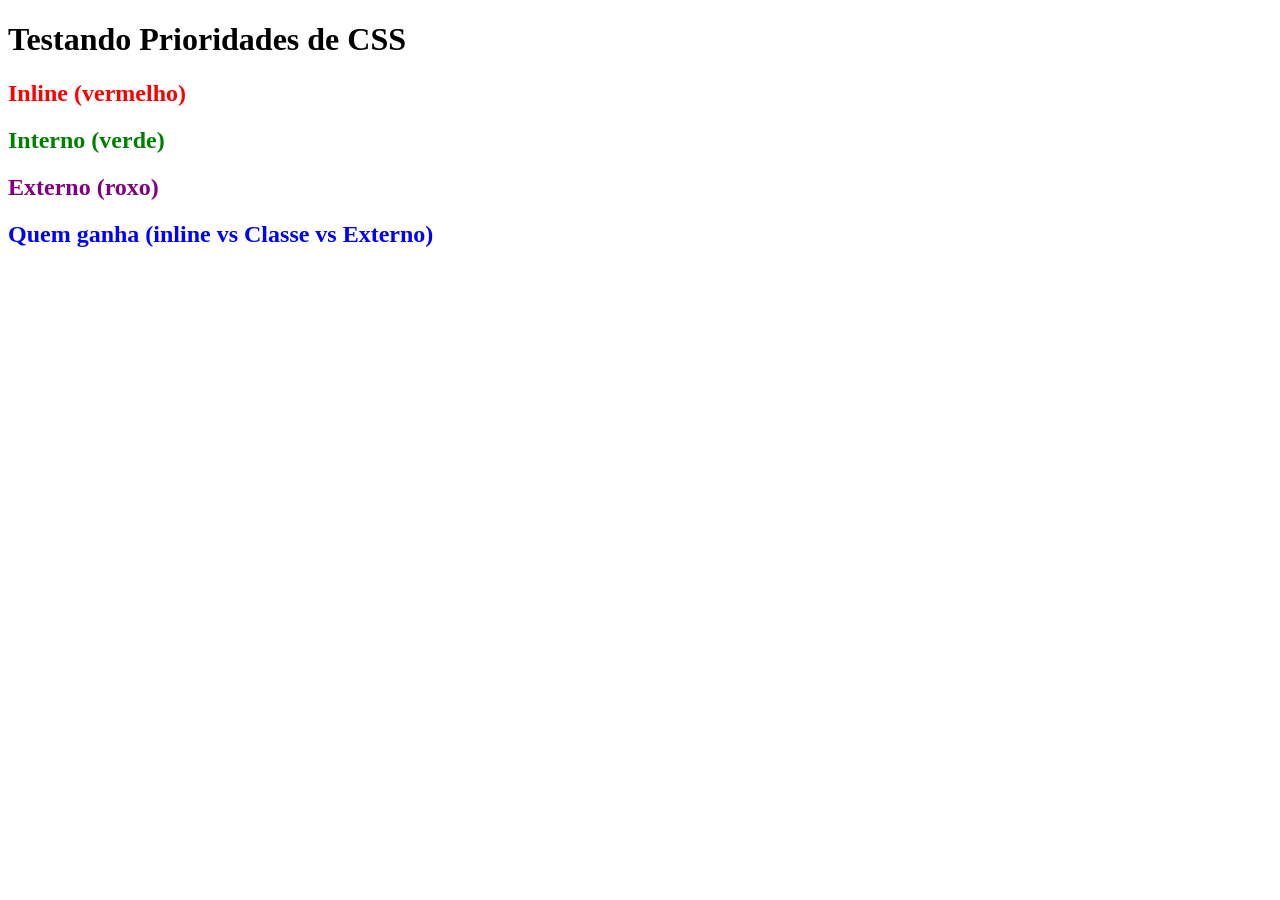
<file: Aula -CSS/aulacss.html>
<!DOCTYPE html>
<html lang="pt-BR">
<head>
    <meta charset="UTF-8">
    <meta name="viewport" content="width=device-width, initial-scale=1.0">
    <title>CSS na pratica</title>
    <style>
        h2 {
            color: green;
        }
        .destaque {
            color: orange;
        }
    </style>
    <link rel="stylesheet" href="style.css">
</head>
<body>
    <h1>Testando Prioridades de CSS</h1>

    <h2 style="color: red">Inline (vermelho)</h2>

    <h2>Interno (verde)</h2>

    <h2 class="externo">Externo (roxo)</h2>

    <!--conflito-->
    <h2 class="destaque">Quem ganha (inline vs Classe vs Externo)</h2>
</body>
</html>
</file>
<file: Aula -CSS/aula1.css>
* {
    margin: 0;
    padding: 0;
    box-sizing: border-box;
}

.pagina {
    max-width: 900px;
    margin: 0 auto;
    padding: 40px 20px;
}

.titulo-aula {
    background-color: #1a252f;
    color: white;
    padding: 30px 40px;
    margin-bottom: 40px;
    border-left: 8px solid #e74c3c;
    border-radius: 4px;
}

.titulo-aula h1 {
    font-size: 2rem;
    letter-spacing: 2px;
}

.titulo-aula p {
    margin-top: 8px;
    color: #aaa;
}

.conceito {
    background-color: white;
    border-radius: 10px;
    padding: 30px;
    margin-bottom: 35px;
    border-top: 4px solid #e74c3c;
    box-shadow: 0 2px 8px rgba(0, 0, 0, 0.1);
}

.conceito h2 {
    font-size: 1.4rem;
    color: #2c3e50;
    margin-bottom: 6px;
}

.subtitulo {
    color: #888;
    font-size: 0.9rem;
    margin-bottom: 20px;
    padding-bottom: 15px;
    border-bottom: 1px solid #eee;
}

.codigo {
    background-color: #2c3e50;
    color: #ecf0f1;
    padding: 16px 20px;
    border-radius: 6px;
    font-family: "Courier new", monospace;
    font-size: 0.88rem;
    margin: 12px 0;
    line-height: 2;
}

.codigo .prop {
    color: #f1c40f;
}
.codigo .val {
    color: #2ecc71;
}
.codigo .comment {
    color: #7f8c8d;
}
.codigo .sel {
    color: #e74c3c;
}
.codigo .sel-b {
    color: #3498db;
}

.dica {
    background-color:  #eafaf1;
    border-left: 4px solid #27ae60;
    padding: 12px 16px;
    margin: 12px 0;
    font-size: 0.88rem;
    border-radius: 0 6px 6px 0;
}

.alerta {
    background-color: #fef9e7;
    padding: 12px 16px;
    margin: 12px 0;
    font-size: 0.88rem;
    border-radius: 0 6px 6px 0;
}

.demo p {
    background-color: #71ec71;
    padding: 15px;
   
    
}
.demo {
    background-color: #f8f9fa;
    border: 2px dashed #ddd;
    border-radius: 6px;
    padding: 20px;
    margin: 14px 0;
}

.demo-select-tag p {
    background-color: #d5f5e3;
    padding: 8px 12px;
    margin-bottom: 6px;
    border-radius: 4px;
}
.destaque-aula {
    background-color: #fdebd0;
    padding: 8px 12px;
    border-radius: 4px;
    font-weight: bold;
    margin-bottom: 6px;
}

#unico-demo {
    background-color: #d6eaf8;
    padding: 8px 12px;
    border-radius: 4px;
    margin-bottom: 6px;

}

.container-desc strong {
    color: #e74c3c;
    font-size: 1.1rem;
}

.varicao {
    margin-top: 18px;
}

.varicao h4 {
    font-size: 0.85rem;
    color: #555;
    margin-bottom: 8px;
    padding: 4px 10px;
    background: #f0f2f5;
    border-radius: 4px;
    display: inline-block;
}
</file>
<file: Aula -CSS/style.css>
h2.externo {
    color: purple;
}

.destaque {
    color: blue;
}
</file>
